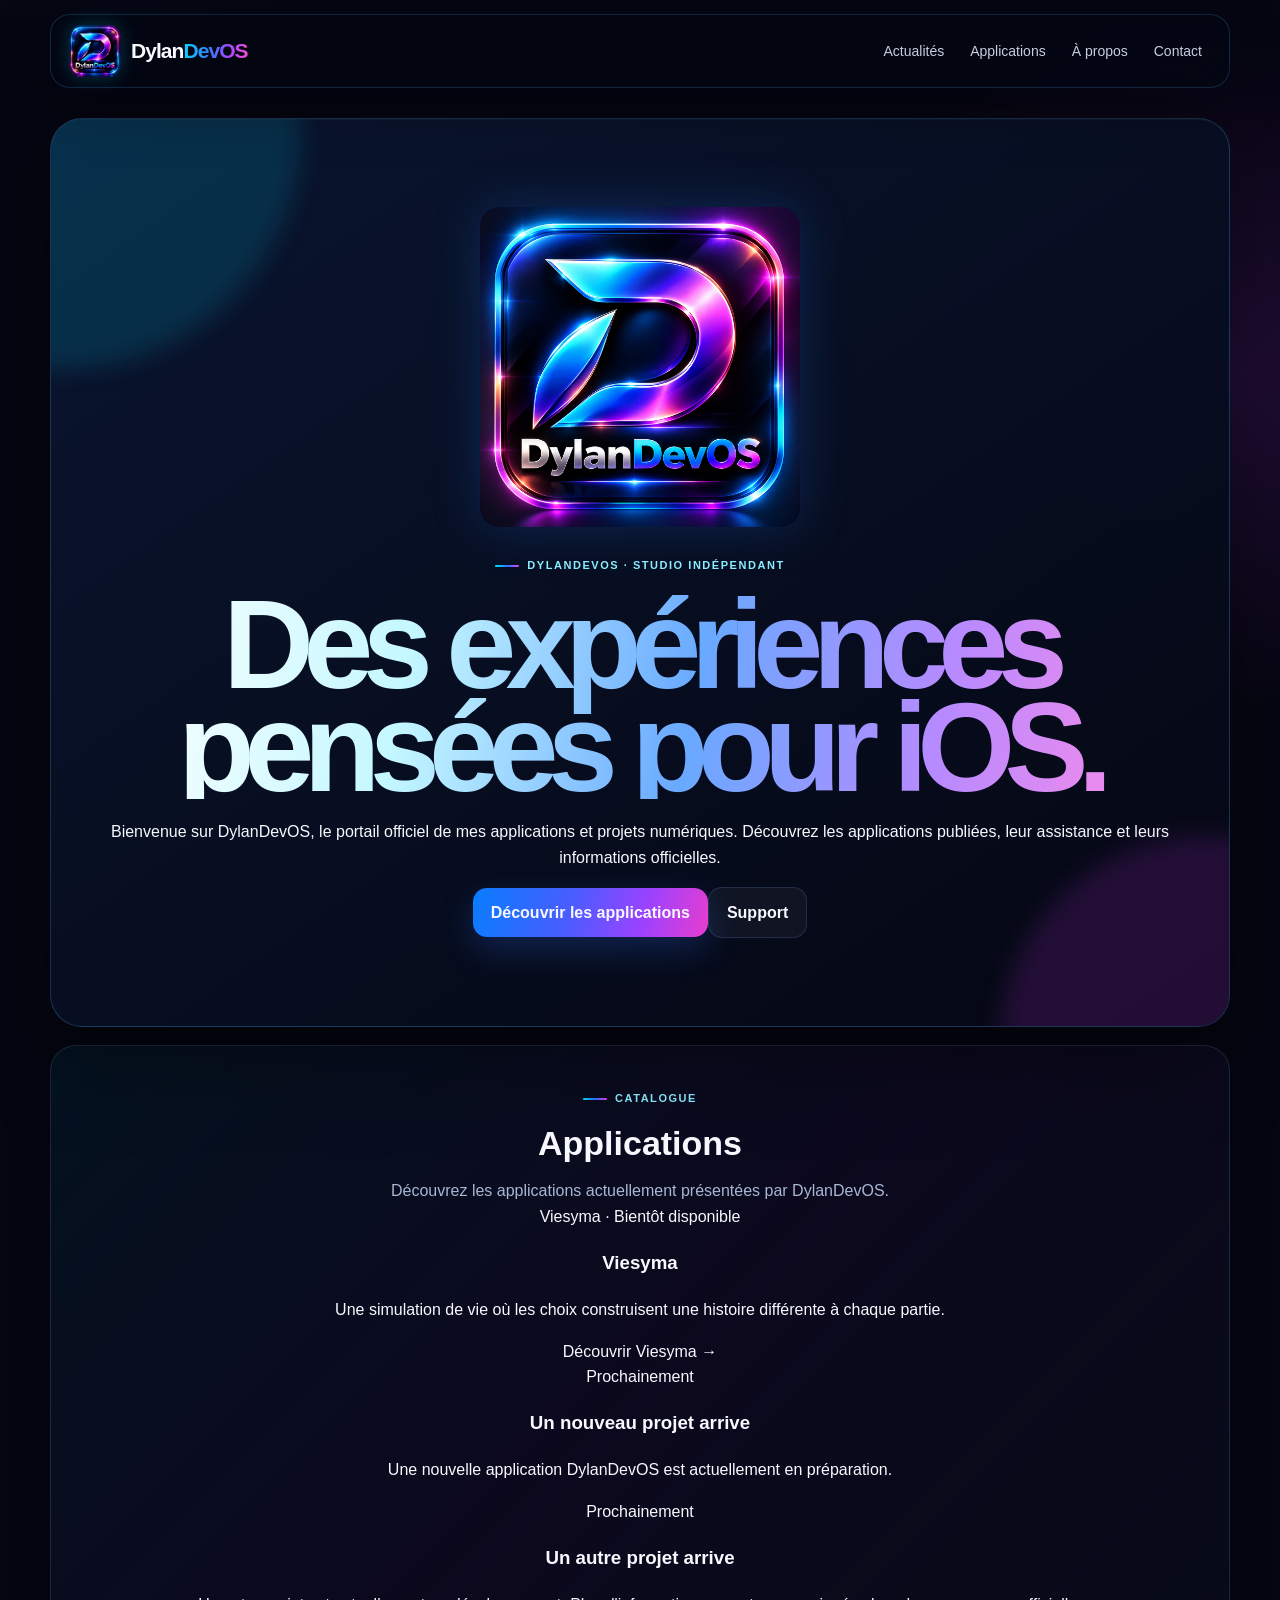
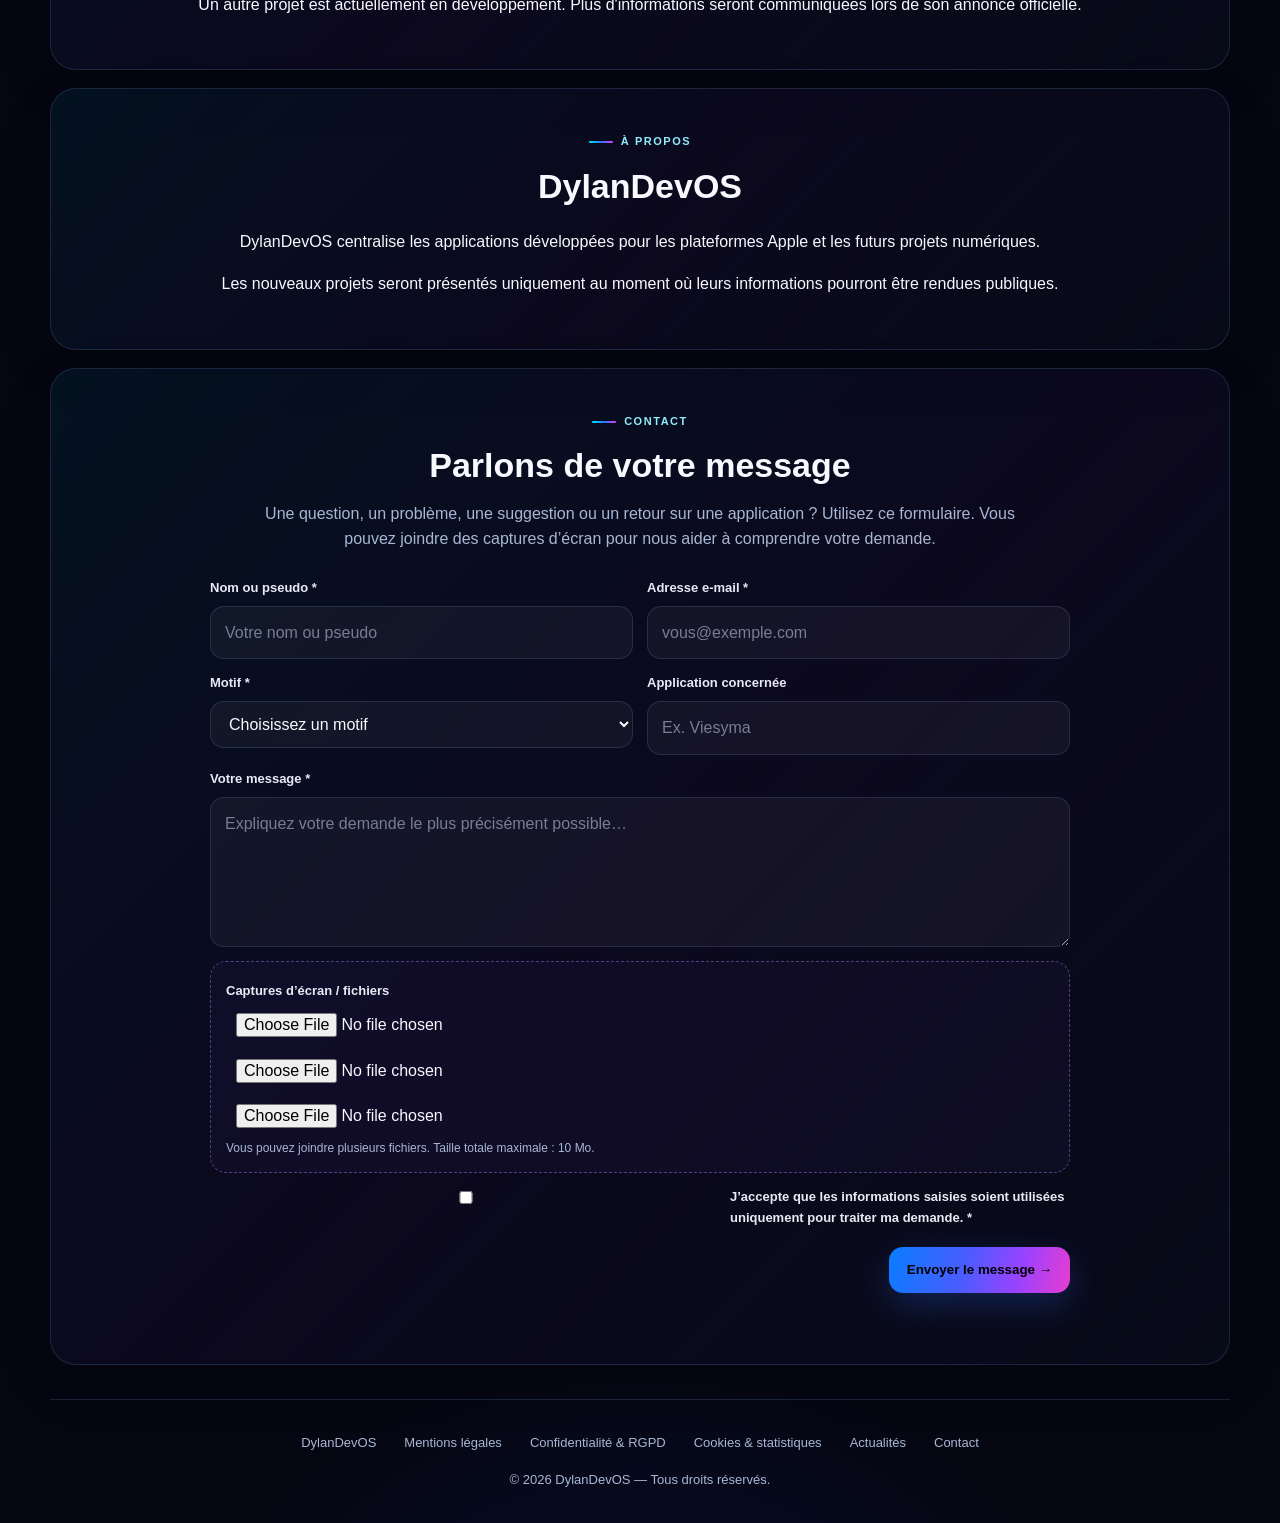
<file: index.html>
<!doctype html><html lang="fr"><head><meta charset="utf-8"><meta name="viewport" content="width=device-width,initial-scale=1"><meta name="description" content="DylanDevOS — applications iOS et expériences numériques."><meta name="theme-color" content="#070713"><link rel="icon" type="image/png" href="/assets/DylanDevOS_Logo_Principal.png"><meta property="og:image" content="https://dylandevos.github.io/assets/dylandevos-logo.svg"><title>DylanDevOS — Applications iOS</title><link rel="stylesheet" href="/style.css"><!-- Google tag (gtag.js) -->
<script async src="https://www.googletagmanager.com/gtag/js?id=G-MEXS11MEQE"></script>
<script>
  window.dataLayer = window.dataLayer || [];
  function gtag(){dataLayer.push(arguments);}
  gtag('js', new Date());

  gtag('config', 'G-MEXS11MEQE');
</script><script>
document.addEventListener('DOMContentLoaded', function () {
  document.querySelectorAll('a').forEach(function (link) {
    link.addEventListener('click', function () {
      var href = link.getAttribute('href') || '';
      var text = (link.textContent || '').trim().replace(/\s+/g, ' ').slice(0, 100);
      var eventName = 'site_click';
      if (href.indexOf('mailto:') === 0) eventName = 'contact_email_click';
      else if (href.indexOf('/viesyma/') === 0 || href === '/viesyma/') eventName = 'viesyma_click';
      else if (href.indexOf('/viesyma/support') === 0) eventName = 'support_click';
      else if (href.indexOf('/actualites') === 0) eventName = 'news_click';
      else if (href.indexOf('#apps') === 0) eventName = 'applications_click';
      gtag('event', eventName, {link_text: text, link_url: href});
    });
  });
});
</script><script src="/contact.js" defer></script></head><body><div class="wrap"><nav class="nav"><a class="brand" href="/" aria-label="DylanDevOS, accueil"><img src="/assets/DylanDevOS_Logo_Principal.png" alt="Logo DylanDevOS" width="52" height="52"><span>Dylan<span class="brand-accent">DevOS</span></span></a><div class="navlinks"><a href="/actualites.html">Actualités</a><a href="#apps">Applications</a><a href="#about">À propos</a><a href="#contact">Contact</a></div></nav><main><section class="hero"><img class="hero-logo" src="/assets/DylanDevOS_Logo_Principal.png" alt="Logo DylanDevOS"><div class="eyebrow">DylanDevOS · Studio indépendant</div><h1>Des expériences<br>pensées pour iOS.</h1><p>Bienvenue sur DylanDevOS, le portail officiel de mes applications et projets numériques. Découvrez les applications publiées, leur assistance et leurs informations officielles.</p><div class="buttons"><a class="btn primary" href="#apps">Découvrir les applications</a><a class="btn" href="/viesyma/support.html">Support</a></div></section><section class="section" id="apps"><div class="eyebrow">Catalogue</div><h2>Applications</h2><p>Découvrez les applications actuellement présentées par DylanDevOS.</p><div class="grid"><a class="card featured" href="/viesyma/"><span class="tag">Viesyma · Bientôt disponible</span><h3>Viesyma</h3><p>Une simulation de vie où les choix construisent une histoire différente à chaque partie.</p><span class="card-link">Découvrir Viesyma →</span></a><div class="card"><span class="tag">Prochainement</span><h3>Un nouveau projet arrive</h3><p>Une nouvelle application DylanDevOS est actuellement en préparation.</p></div><div class="card"><span class="tag">Prochainement</span><h3>Un autre projet arrive</h3><p>Un autre projet est actuellement en développement. Plus d'informations seront communiquées lors de son annonce officielle.</p></div></div></section><section class="section split" id="about"><div><div class="eyebrow">À propos</div><h2>DylanDevOS</h2></div><div><p>DylanDevOS centralise les applications développées pour les plateformes Apple et les futurs projets numériques.</p><p>Les nouveaux projets seront présentés uniquement au moment où leurs informations pourront être rendues publiques.</p></div></section><section class="section" id="contact"><div class="eyebrow">Contact</div><h2>Parlons de votre message</h2><p class="contact-intro">Une question, un problème, une suggestion ou un retour sur une application ? Utilisez ce formulaire. Vous pouvez joindre des captures d’écran pour nous aider à comprendre votre demande.</p><form class="contact-form" data-contact-form data-success="Votre message a bien été envoyé à DylanDevOS. Merci ! " action="https://formsubmit.co/ajax/app.dylandevos@outlook.com" method="POST" enctype="multipart/form-data"><input type="hidden" name="_subject" value="Nouveau message — DylanDevOS"><input type="hidden" name="_captcha" value="true"><input type="hidden" name="_autoresponse" value="Merci pour votre message à DylanDevOS. Votre demande a bien été reçue. Si vous avez joint des captures d’écran ou des fichiers, ils ont également été transmis. Nous reviendrons vers vous si une réponse est nécessaire."><input type="hidden" name="_next" value="https://dylandevos.github.io/merci.html"><div class="honeypot" aria-hidden="true"><label>Ne pas remplir<input type="text" name="_honey" tabindex="-1" autocomplete="off"></label></div><div class="form-grid"><div class="form-field"><label for="site-name">Nom ou pseudo *</label><input id="site-name" name="Nom ou pseudo" type="text" required maxlength="100" placeholder="Votre nom ou pseudo"></div><div class="form-field"><label for="site-email">Adresse e-mail *</label><input id="site-email" name="email" type="email" required maxlength="160" placeholder="vous@exemple.com"></div><div class="form-field"><label for="site-topic">Motif *</label><select id="site-topic" name="Motif" required><option value="" selected disabled>Choisissez un motif</option><option>Question</option><option>Suggestion</option><option>Signaler un bug</option><option>Problème technique</option><option>Autre</option></select></div><div class="form-field"><label for="site-app">Application concernée</label><input id="site-app" name="Application" type="text" maxlength="100" placeholder="Ex. Viesyma"></div><div class="form-field full"><label for="site-message">Votre message *</label><textarea id="site-message" name="Message" required maxlength="5000" placeholder="Expliquez votre demande le plus précisément possible…"></textarea></div><div class="form-field full"><div class="file-box"><label for="site-files">Captures d’écran / fichiers</label><div class="file-list"><input id="site-files-1" name="attachment" type="file" accept="image/png,image/jpeg,image/webp,application/pdf"><input id="site-files-2" name="attachment" type="file" accept="image/png,image/jpeg,image/webp,application/pdf"><input id="site-files-3" name="attachment" type="file" accept="image/png,image/jpeg,image/webp,application/pdf"></div><p class="form-help">Vous pouvez joindre plusieurs fichiers. Taille totale maximale : 10 Mo.</p></div></div><div class="form-field full"><label class="form-check"><input type="checkbox" required name="Consentement" value="J’accepte que les informations saisies soient utilisées pour répondre à ma demande."><span>J’accepte que les informations saisies soient utilisées uniquement pour traiter ma demande. *</span></label></div></div><div class="form-submit"><button class="btn primary" type="submit">Envoyer le message →</button></div><div class="form-status" data-form-status role="status" aria-live="polite"></div></form></section></main><footer class="footer"><div class="footerlinks"><a href="/">DylanDevOS</a><a href="/mentions-legales.html">Mentions légales</a><a href="/confidentialite.html">Confidentialité &amp; RGPD</a><a href="/cookies.html">Cookies &amp; statistiques</a><a href="/actualites.html">Actualités</a><a href="mailto:app.dylandevos@outlook.com">Contact</a></div>© 2026 DylanDevOS — Tous droits réservés.</footer></div></body></html>
</file>
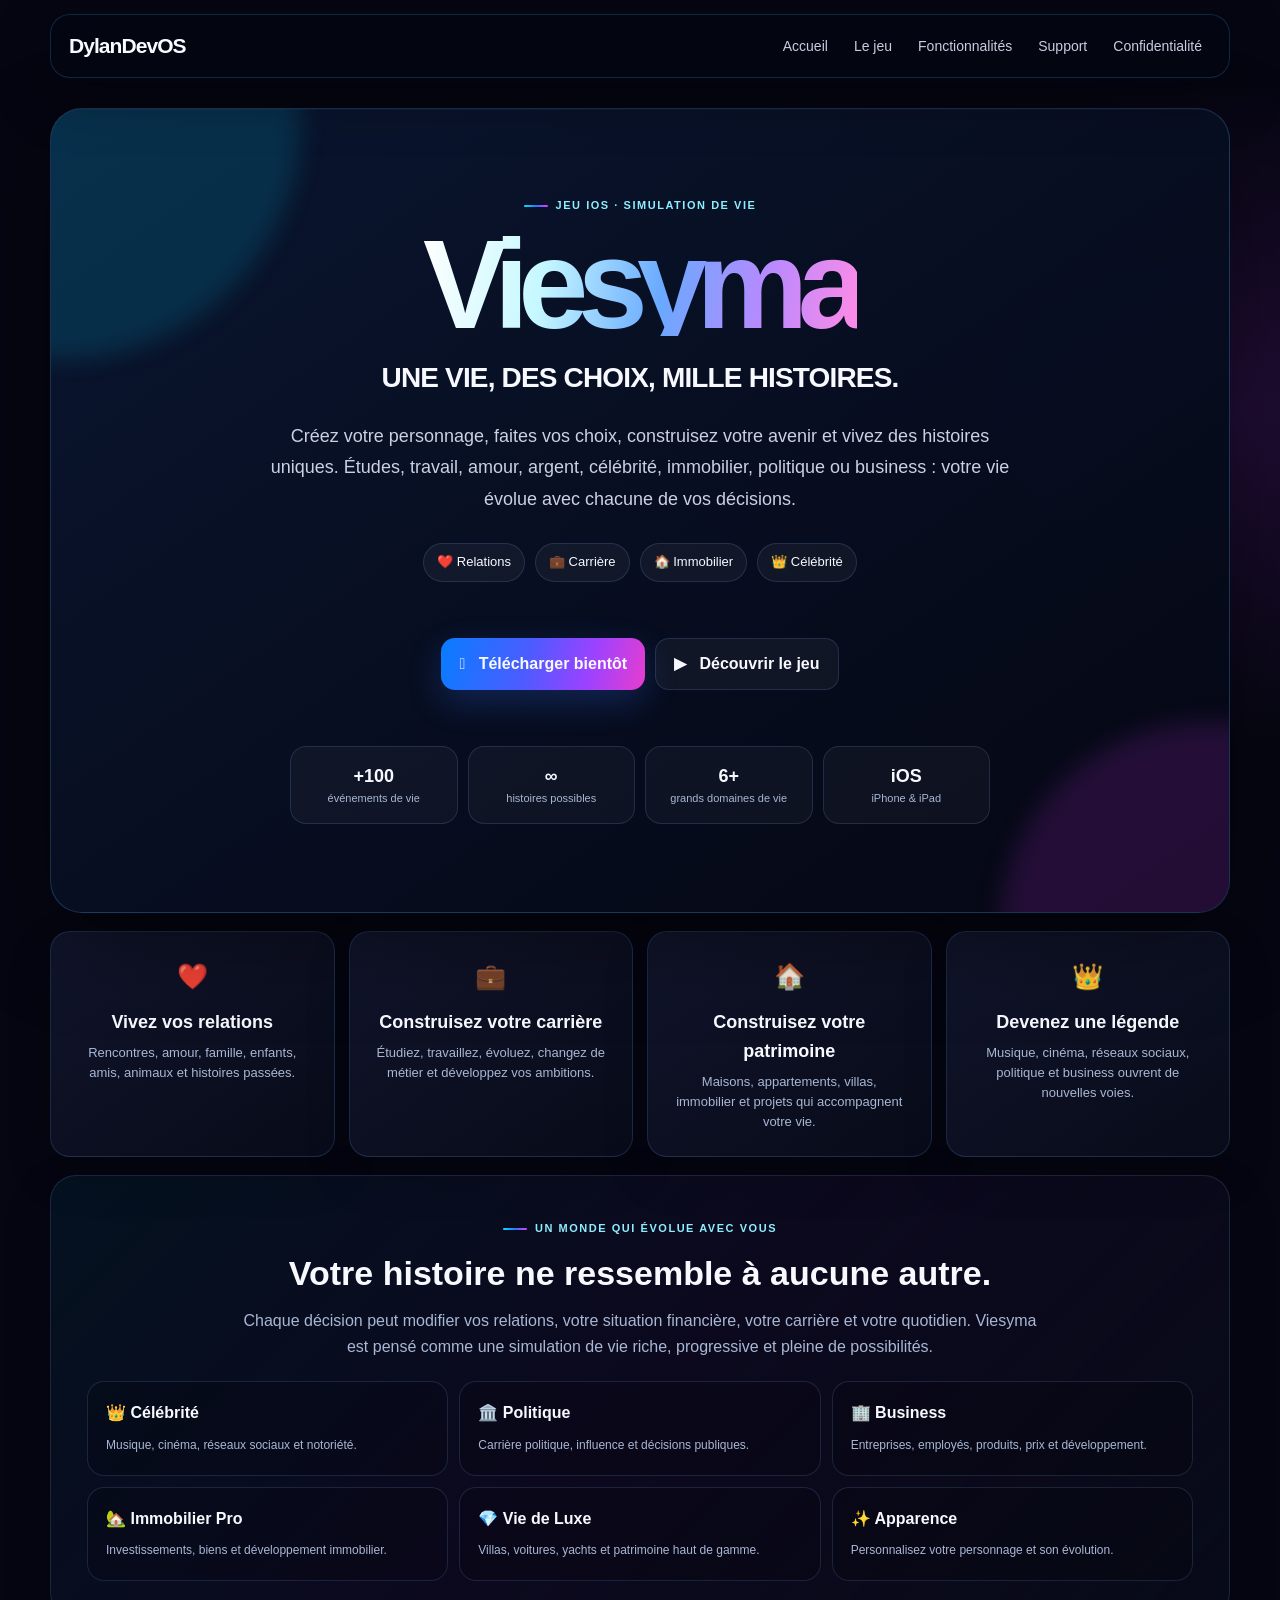
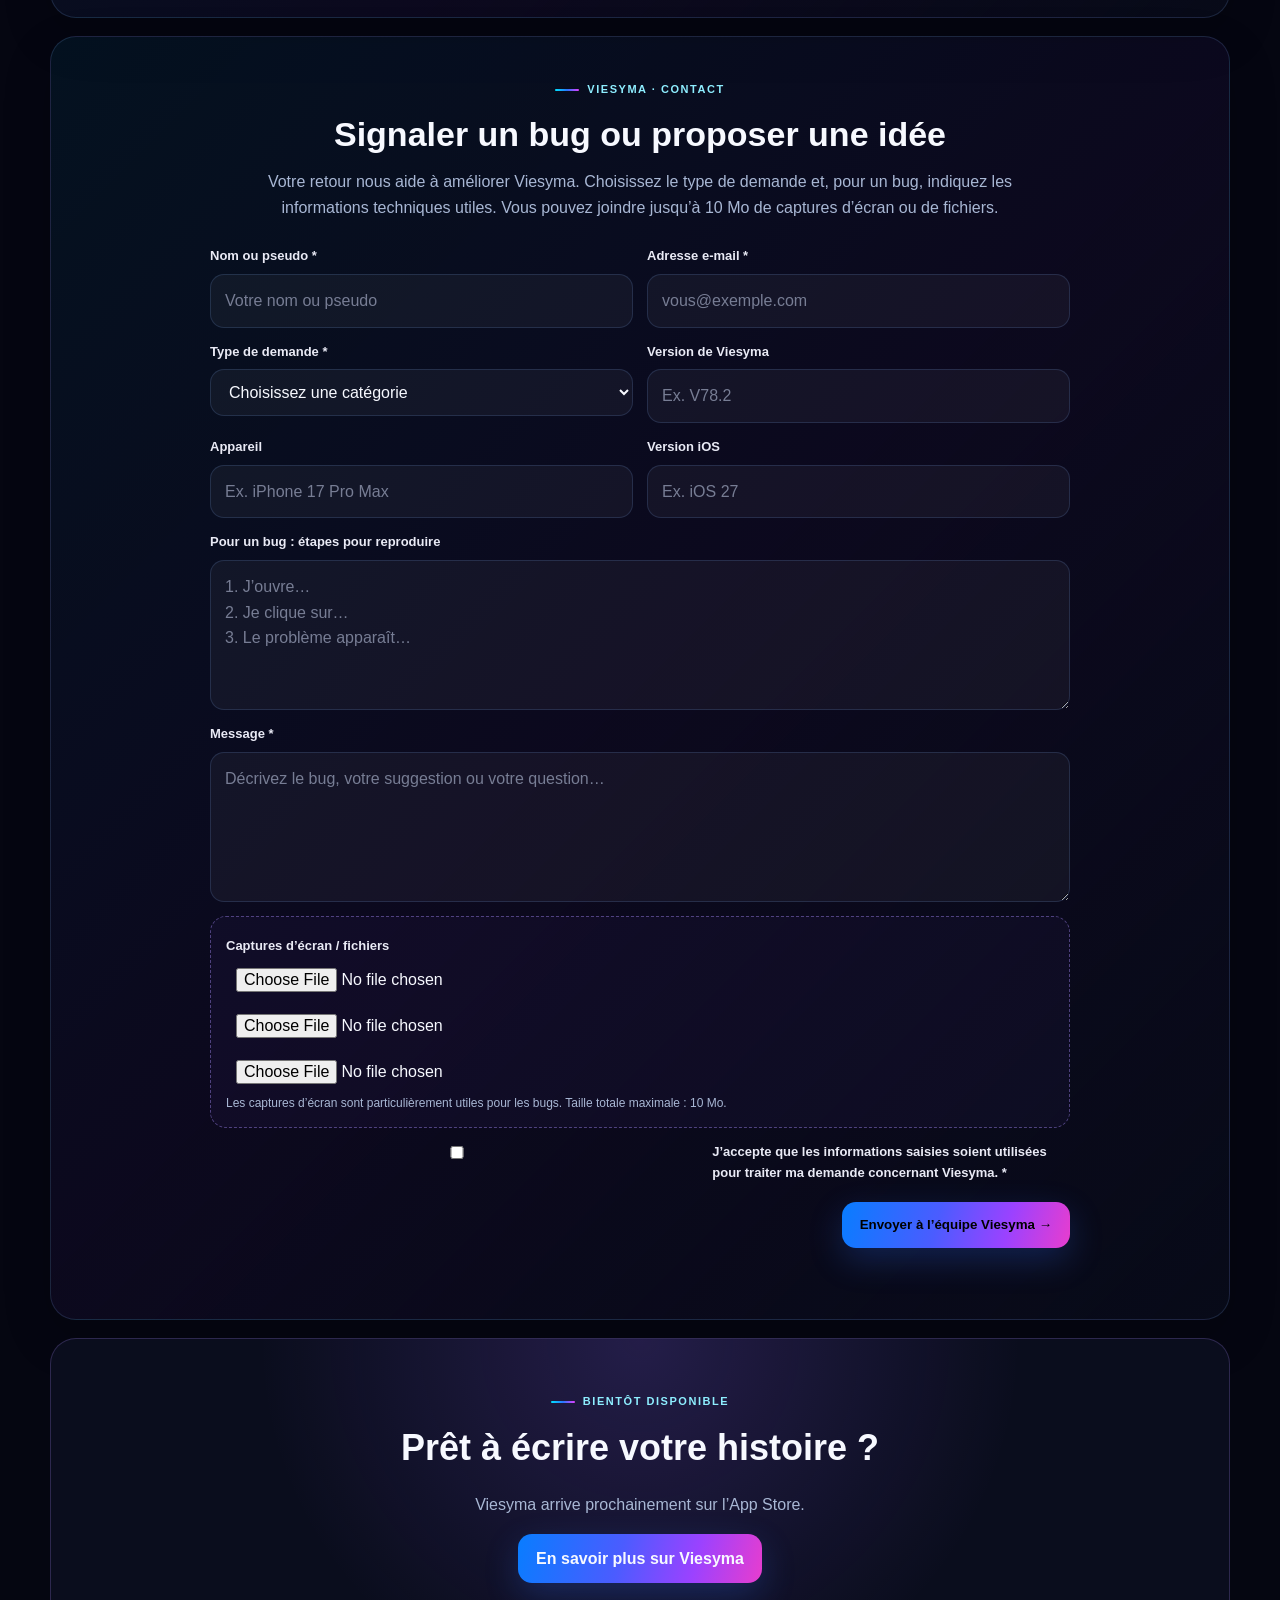
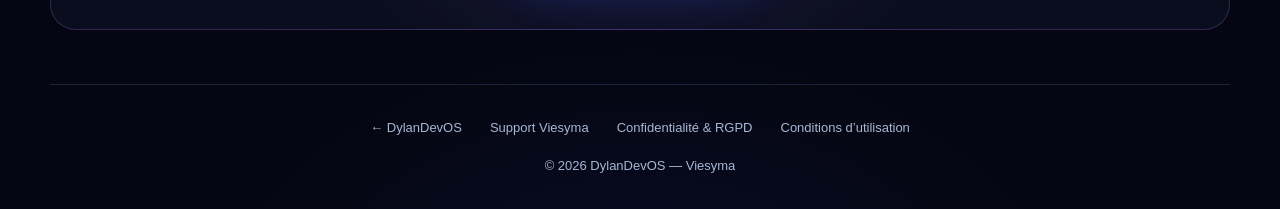
<file: viesyma/index.html>
<!doctype html>
<html lang="fr">
<head>
<meta charset="utf-8">
<meta name="viewport" content="width=device-width,initial-scale=1">
<meta name="description" content="Viesyma — une vie, des choix, mille histoires.">
<meta name="theme-color" content="#070816">
<title>Viesyma — Une vie, des choix, mille histoires</title>
<link rel="stylesheet" href="/style.css">
<script async src="https://www.googletagmanager.com/gtag/js?id=G-MEXS11MEQE"></script>
<script>window.dataLayer=window.dataLayer||[];function gtag(){dataLayer.push(arguments)}gtag('js',new Date());gtag('config','G-MEXS11MEQE');</script>
<script src="/contact.js" defer></script></head>
<body>
<div class="wrap">
<nav class="nav"><a class="brand" href="/">DylanDevOS</a><div class="navlinks"><a href="/">Accueil</a><a href="#jeu">Le jeu</a><a href="#fonctionnalites">Fonctionnalités</a><a href="/viesyma/support.html">Support</a><a href="/viesyma/privacy.html">Confidentialité</a></div></nav>
<main class="article">
<section class="hero" id="jeu">
<div class="hero-copy">
<div class="eyebrow">Jeu iOS · Simulation de vie</div>
<h1>Viesyma</h1>
<h2>UNE VIE, DES CHOIX, MILLE HISTOIRES.</h2>
<p class="lead">Créez votre personnage, faites vos choix, construisez votre avenir et vivez des histoires uniques. Études, travail, amour, argent, célébrité, immobilier, politique ou business : votre vie évolue avec chacune de vos décisions.</p>
<div class="badges"><span class="badge">❤️ Relations</span><span class="badge">💼 Carrière</span><span class="badge">🏠 Immobilier</span><span class="badge">👑 Célébrité</span></div>
<div class="actions"><a class="btn primary" href="/viesyma/support.html"> &nbsp; Télécharger bientôt</a><a class="btn" href="#fonctionnalites">▶ &nbsp; Découvrir le jeu</a></div>
<div class="stats"><div class="stat"><strong>+100</strong><span>événements de vie</span></div><div class="stat"><strong>∞</strong><span>histoires possibles</span></div><div class="stat"><strong>6+</strong><span>grands domaines de vie</span></div><div class="stat"><strong>iOS</strong><span>iPhone &amp; iPad</span></div></div>
</div>
</section>
<section class="features" id="fonctionnalites">
<div class="feature"><div class="icon">❤️</div><h3>Vivez vos relations</h3><p>Rencontres, amour, famille, enfants, amis, animaux et histoires passées.</p></div>
<div class="feature"><div class="icon">💼</div><h3>Construisez votre carrière</h3><p>Étudiez, travaillez, évoluez, changez de métier et développez vos ambitions.</p></div>
<div class="feature"><div class="icon">🏠</div><h3>Construisez votre patrimoine</h3><p>Maisons, appartements, villas, immobilier et projets qui accompagnent votre vie.</p></div>
<div class="feature"><div class="icon">👑</div><h3>Devenez une légende</h3><p>Musique, cinéma, réseaux sociaux, politique et business ouvrent de nouvelles voies.</p></div>
</section>
<section class="section">
<div class="eyebrow">Un monde qui évolue avec vous</div><h2>Votre histoire ne ressemble à aucune autre.</h2>
<p>Chaque décision peut modifier vos relations, votre situation financière, votre carrière et votre quotidien. Viesyma est pensé comme une simulation de vie riche, progressive et pleine de possibilités.</p>
<div class="dlc-grid"><div class="dlc"><strong>👑 Célébrité</strong><span>Musique, cinéma, réseaux sociaux et notoriété.</span></div><div class="dlc"><strong>🏛️ Politique</strong><span>Carrière politique, influence et décisions publiques.</span></div><div class="dlc"><strong>🏢 Business</strong><span>Entreprises, employés, produits, prix et développement.</span></div><div class="dlc"><strong>🏡 Immobilier Pro</strong><span>Investissements, biens et développement immobilier.</span></div><div class="dlc"><strong>💎 Vie de Luxe</strong><span>Villas, voitures, yachts et patrimoine haut de gamme.</span></div><div class="dlc"><strong>✨ Apparence</strong><span>Personnalisez votre personnage et son évolution.</span></div></div>
</section>
<section class="section" id="contact-viesyma"><div class="eyebrow">Viesyma · Contact</div><h2>Signaler un bug ou proposer une idée</h2><p class="contact-intro">Votre retour nous aide à améliorer Viesyma. Choisissez le type de demande et, pour un bug, indiquez les informations techniques utiles. Vous pouvez joindre jusqu’à 10 Mo de captures d’écran ou de fichiers.</p><form class="contact-form" data-contact-form data-native-form data-success="Votre message Viesyma a bien été envoyé. Merci pour votre retour !" action="https://formsubmit.co/app.dylandevos@outlook.com" method="POST" enctype="multipart/form-data"><input type="hidden" name="_subject" value="Nouveau message — Viesyma"><input type="hidden" name="_captcha" value="true"><input type="hidden" name="_autoresponse" value="Merci pour votre message concernant Viesyma. Votre demande a bien été reçue par l’équipe DylanDevOS. Si vous avez joint des captures d’écran ou des fichiers, ils ont également été transmis. Nous reviendrons vers vous si une réponse est nécessaire."><input type="hidden" name="_next" value="https://dylandevos.github.io/merci.html"><input type="hidden" name="Application" value="Viesyma"><div class="honeypot" aria-hidden="true"><label>Ne pas remplir<input type="text" name="_honey" tabindex="-1" autocomplete="off"></label></div><div class="form-grid"><div class="form-field"><label for="v-name">Nom ou pseudo *</label><input id="v-name" name="Nom ou pseudo" type="text" required maxlength="100" placeholder="Votre nom ou pseudo"></div><div class="form-field"><label for="v-email">Adresse e-mail *</label><input id="v-email" name="email" type="email" required maxlength="160" placeholder="vous@exemple.com"></div><div class="form-field"><label for="v-topic">Type de demande *</label><select id="v-topic" name="Type de demande" required><option value="" selected disabled>Choisissez une catégorie</option><option>Signaler un bug</option><option>Suggestion d’amélioration</option><option>Question sur Viesyma</option><option>Autre</option></select></div><div class="form-field"><label for="v-version">Version de Viesyma</label><input id="v-version" name="Version de Viesyma" type="text" maxlength="50" placeholder="Ex. V78.2"></div><div class="form-field"><label for="v-device">Appareil</label><input id="v-device" name="Appareil" type="text" maxlength="100" placeholder="Ex. iPhone 17 Pro Max"></div><div class="form-field"><label for="v-ios">Version iOS</label><input id="v-ios" name="Version iOS" type="text" maxlength="50" placeholder="Ex. iOS 27"></div><div class="form-field full"><label for="v-steps">Pour un bug : étapes pour reproduire</label><textarea id="v-steps" name="Étapes pour reproduire" maxlength="3000" placeholder="1. J’ouvre…&#10;2. Je clique sur…&#10;3. Le problème apparaît…"></textarea></div><div class="form-field full"><label for="v-message">Message *</label><textarea id="v-message" name="Message" required maxlength="5000" placeholder="Décrivez le bug, votre suggestion ou votre question…"></textarea></div><div class="form-field full"><div class="file-box"><label for="v-files">Captures d’écran / fichiers</label><div class="file-list"><input id="v-files-1" name="attachment" type="file" accept="image/png,image/jpeg,image/webp,application/pdf"><input id="v-files-2" name="attachment" type="file" accept="image/png,image/jpeg,image/webp,application/pdf"><input id="v-files-3" name="attachment" type="file" accept="image/png,image/jpeg,image/webp,application/pdf"></div><p class="form-help">Les captures d’écran sont particulièrement utiles pour les bugs. Taille totale maximale : 10 Mo.</p></div></div><div class="form-field full"><label class="form-check"><input type="checkbox" required name="Consentement" value="J’accepte que les informations saisies soient utilisées pour répondre à ma demande."><span>J’accepte que les informations saisies soient utilisées pour traiter ma demande concernant Viesyma. *</span></label></div></div><div class="form-submit"><button class="btn primary" type="submit">Envoyer à l’équipe Viesyma →</button></div><div class="form-status" data-form-status role="status" aria-live="polite"></div></form></section><section class="cta"><div class="eyebrow">Bientôt disponible</div><h2>Prêt à écrire votre histoire ?</h2><p>Viesyma arrive prochainement sur l’App Store.</p><a class="btn primary" href="/viesyma/support.html">En savoir plus sur Viesyma</a></section>
</main>
<footer class="footer"><div class="footerlinks"><a href="/">← DylanDevOS</a><a href="/viesyma/support.html">Support Viesyma</a><a href="/viesyma/privacy.html">Confidentialité &amp; RGPD</a><a href="/viesyma/terms.html">Conditions d’utilisation</a></div>© 2026 DylanDevOS — Viesyma</footer>
</div>
</body>
</html>
</file>
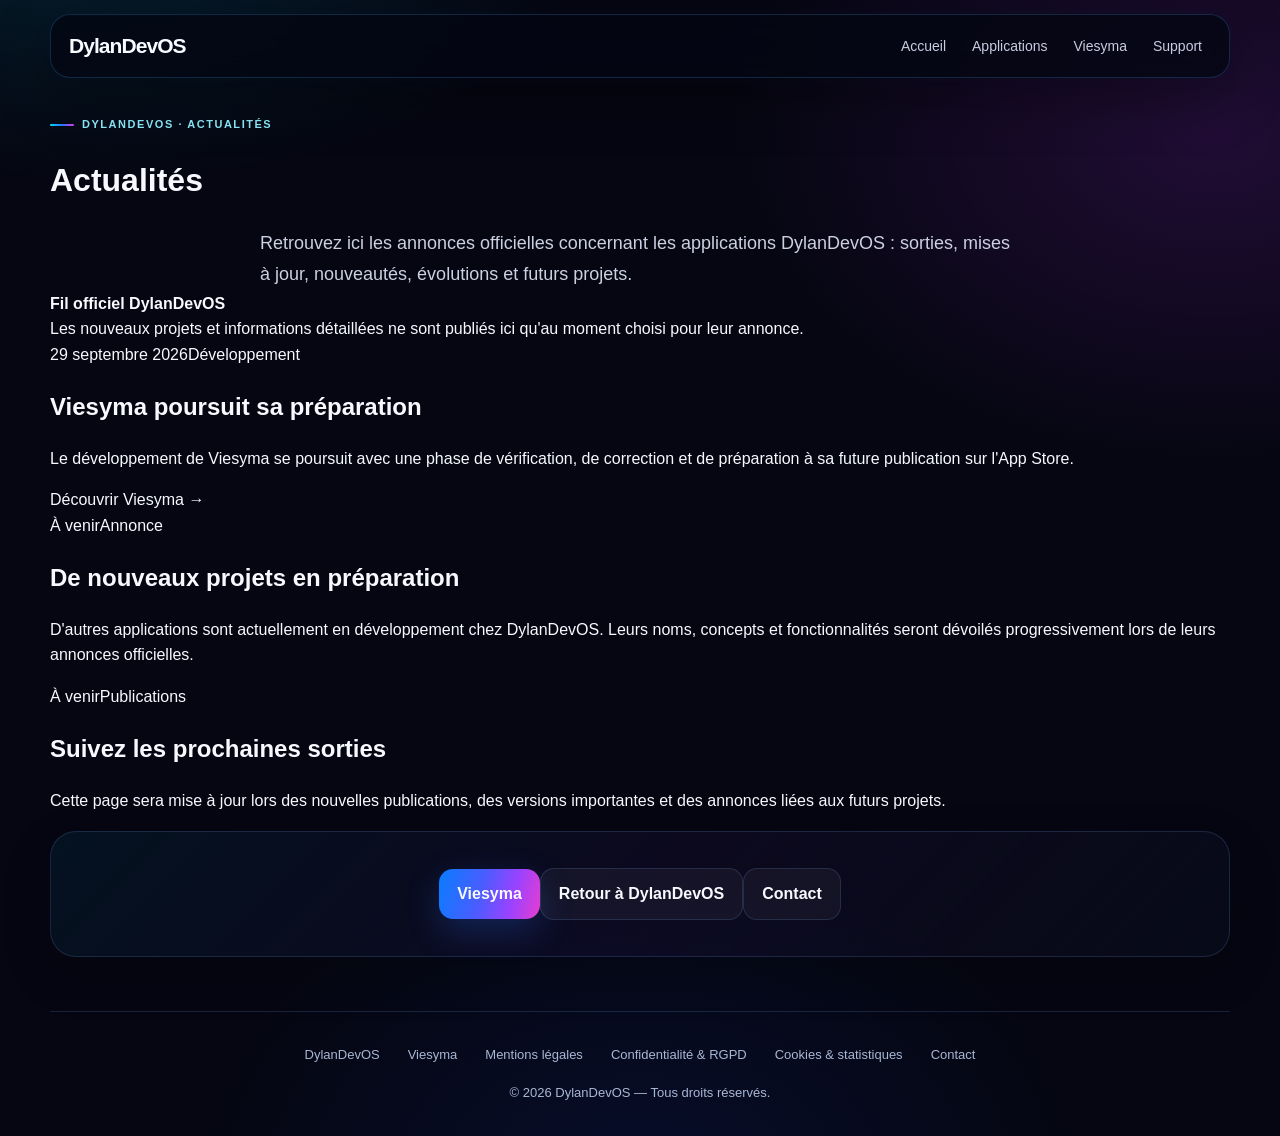
<file: actualites.html>
<!doctype html><html lang="fr"><head><meta charset="utf-8"><meta name="viewport" content="width=device-width,initial-scale=1"><meta name="description" content="Actualités DylanDevOS — sorties, mises à jour et annonces officielles."><meta name="theme-color" content="#07080c"><title>Actualités — DylanDevOS</title><link rel="stylesheet" href="/style.css"><!-- Google tag (gtag.js) -->
<script async src="https://www.googletagmanager.com/gtag/js?id=G-MEXS11MEQE"></script>
<script>
  window.dataLayer = window.dataLayer || [];
  function gtag(){dataLayer.push(arguments);}
  gtag('js', new Date());

  gtag('config', 'G-MEXS11MEQE');
</script><script>
document.addEventListener('DOMContentLoaded', function () {
  document.querySelectorAll('a').forEach(function (link) {
    link.addEventListener('click', function () {
      var href = link.getAttribute('href') || '';
      var text = (link.textContent || '').trim().replace(/\s+/g, ' ').slice(0, 100);
      var eventName = 'site_click';
      if (href.indexOf('mailto:') === 0) eventName = 'contact_email_click';
      else if (href.indexOf('/viesyma/') === 0 || href === '/viesyma/') eventName = 'viesyma_click';
      else if (href.indexOf('/viesyma/support') === 0) eventName = 'support_click';
      else if (href.indexOf('/actualites') === 0) eventName = 'news_click';
      else if (href.indexOf('#apps') === 0) eventName = 'applications_click';
      gtag('event', eventName, {link_text: text, link_url: href});
    });
  });
});
</script></head><body><div class="wrap"><nav class="nav"><a class="brand" href="/">DylanDevOS</a><div class="navlinks"><a href="/">Accueil</a><a href="/#apps">Applications</a><a href="/viesyma/">Viesyma</a><a href="/viesyma/support.html">Support</a></div></nav><main class="article news-page"><div class="eyebrow">DylanDevOS · Actualités</div><h1>Actualités</h1><p class="lead">Retrouvez ici les annonces officielles concernant les applications DylanDevOS : sorties, mises à jour, nouveautés, évolutions et futurs projets.</p><div class="notice"><strong>Fil officiel DylanDevOS</strong><br>Les nouveaux projets et informations détaillées ne sont publiés ici qu'au moment choisi pour leur annonce.</div><article class="news-item"><div class="news-meta"><span class="tag">29 septembre 2026</span><span class="news-type">Développement</span></div><h2>Viesyma poursuit sa préparation</h2><p>Le développement de Viesyma se poursuit avec une phase de vérification, de correction et de préparation à sa future publication sur l'App Store.</p><a class="card-link" href="/viesyma/">Découvrir Viesyma →</a></article><article class="news-item"><div class="news-meta"><span class="tag">À venir</span><span class="news-type">Annonce</span></div><h2>De nouveaux projets en préparation</h2><p>D'autres applications sont actuellement en développement chez DylanDevOS. Leurs noms, concepts et fonctionnalités seront dévoilés progressivement lors de leurs annonces officielles.</p></article><article class="news-item"><div class="news-meta"><span class="tag">À venir</span><span class="news-type">Publications</span></div><h2>Suivez les prochaines sorties</h2><p>Cette page sera mise à jour lors des nouvelles publications, des versions importantes et des annonces liées aux futurs projets.</p></article><section class="section"><div class="buttons"><a class="btn primary" href="/viesyma/">Viesyma</a><a class="btn" href="/">Retour à DylanDevOS</a><a class="btn" href="mailto:app.dylandevos@outlook.com">Contact</a></div></section></main><footer class="footer"><div class="footerlinks"><a href="/">DylanDevOS</a><a href="/viesyma/">Viesyma</a><a href="/mentions-legales.html">Mentions légales</a><a href="/confidentialite.html">Confidentialité &amp; RGPD</a><a href="/cookies.html">Cookies &amp; statistiques</a><a href="mailto:app.dylandevos@outlook.com">Contact</a></div>© 2026 DylanDevOS — Tous droits réservés.</footer></div></body></html>
</file>
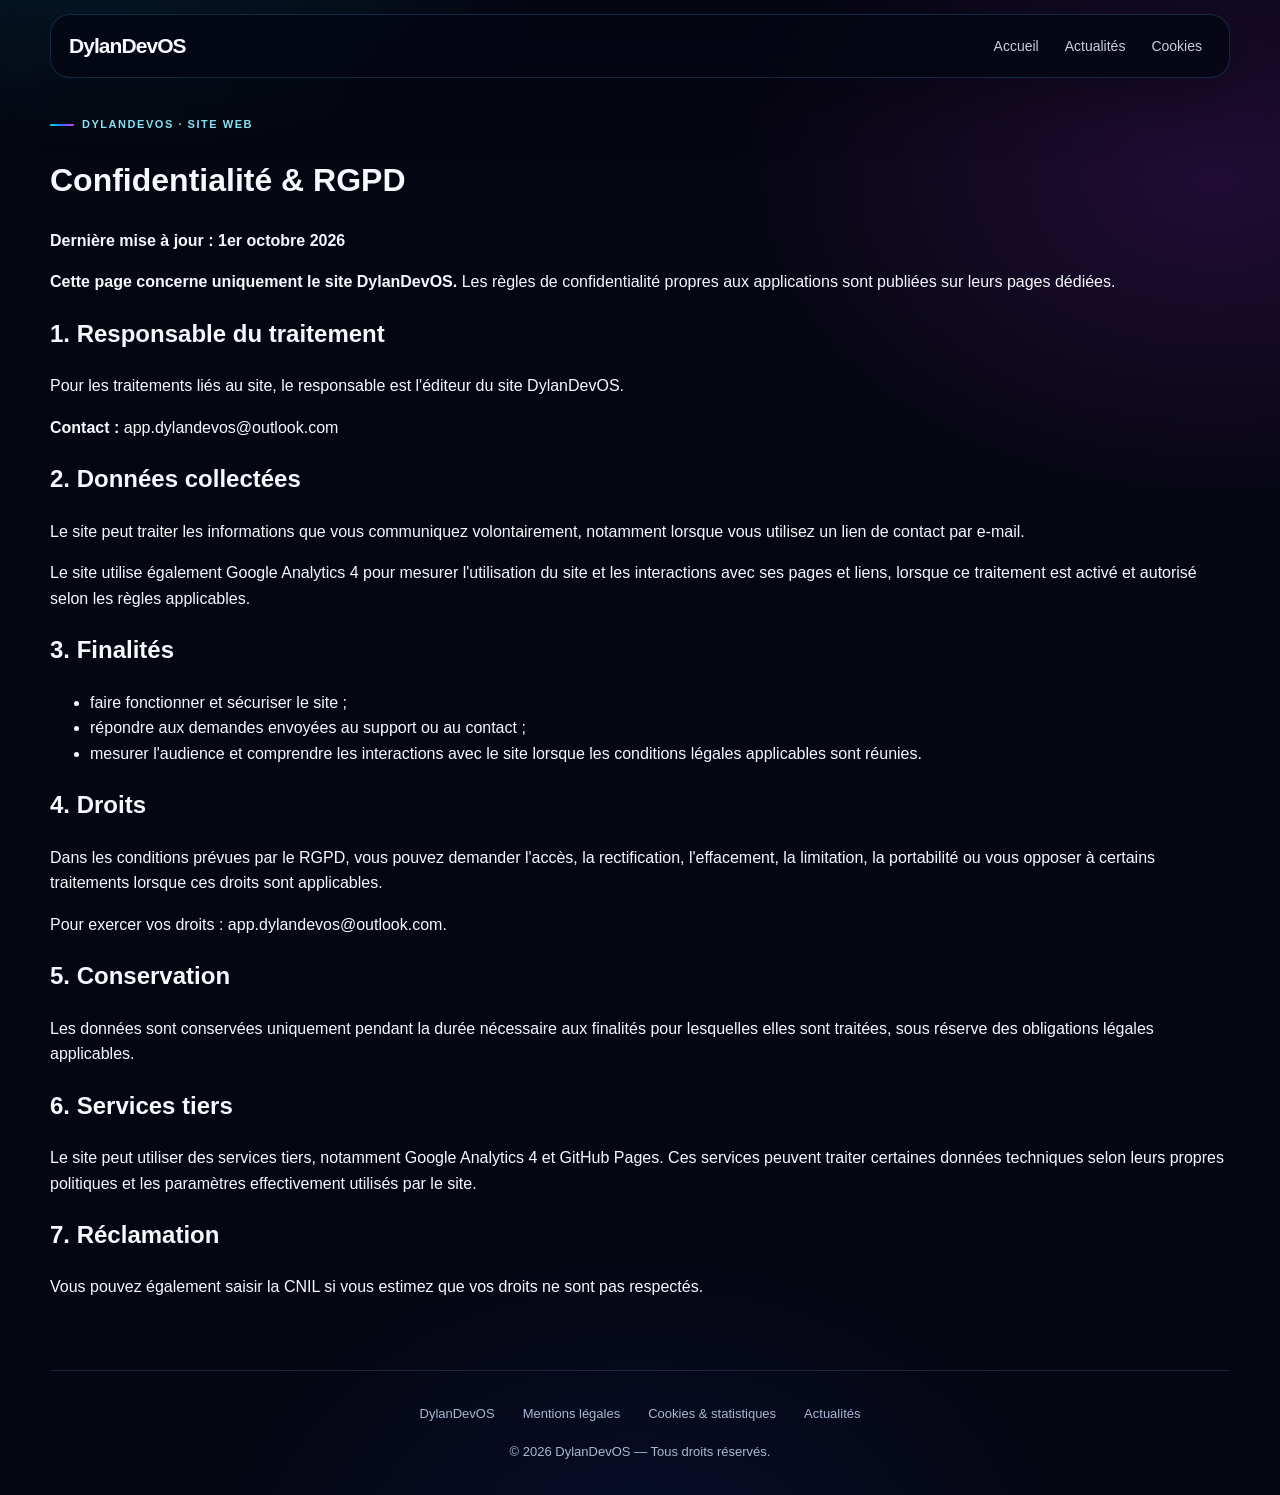
<file: confidentialite.html>
<!doctype html>
<html lang="fr">
<head>
<meta charset="utf-8"><meta name="viewport" content="width=device-width,initial-scale=1">
<meta name="description" content="Politique de confidentialité et informations RGPD du site DylanDevOS.">
<meta name="theme-color" content="#07080c"><title>Confidentialité & RGPD — DylanDevOS</title>
<link rel="stylesheet" href="/style.css"></head>
<body><div class="wrap">
<nav class="nav"><a class="brand" href="/">DylanDevOS</a><div class="navlinks"><a href="/">Accueil</a><a href="/actualites.html">Actualités</a><a href="/cookies.html">Cookies</a></div></nav>
<main class="article">
<div class="eyebrow">DylanDevOS · Site web</div>
<h1>Confidentialité & RGPD</h1>
<p><strong>Dernière mise à jour : 1er octobre 2026</strong></p>
<div class="notice"><strong>Cette page concerne uniquement le site DylanDevOS.</strong> Les règles de confidentialité propres aux applications sont publiées sur leurs pages dédiées.</div>
<h2>1. Responsable du traitement</h2>
<p>Pour les traitements liés au site, le responsable est l'éditeur du site DylanDevOS.</p>
<p><strong>Contact :</strong> <a href="mailto:app.dylandevos@outlook.com">app.dylandevos@outlook.com</a></p>
<h2>2. Données collectées</h2>
<p>Le site peut traiter les informations que vous communiquez volontairement, notamment lorsque vous utilisez un lien de contact par e-mail.</p>
<p>Le site utilise également Google Analytics 4 pour mesurer l'utilisation du site et les interactions avec ses pages et liens, lorsque ce traitement est activé et autorisé selon les règles applicables.</p>
<h2>3. Finalités</h2>
<ul><li>faire fonctionner et sécuriser le site ;</li><li>répondre aux demandes envoyées au support ou au contact ;</li><li>mesurer l'audience et comprendre les interactions avec le site lorsque les conditions légales applicables sont réunies.</li></ul>
<h2>4. Droits</h2>
<p>Dans les conditions prévues par le RGPD, vous pouvez demander l'accès, la rectification, l'effacement, la limitation, la portabilité ou vous opposer à certains traitements lorsque ces droits sont applicables.</p>
<p>Pour exercer vos droits : <a href="mailto:app.dylandevos@outlook.com">app.dylandevos@outlook.com</a>.</p>
<h2>5. Conservation</h2>
<p>Les données sont conservées uniquement pendant la durée nécessaire aux finalités pour lesquelles elles sont traitées, sous réserve des obligations légales applicables.</p>
<h2>6. Services tiers</h2>
<p>Le site peut utiliser des services tiers, notamment Google Analytics 4 et GitHub Pages. Ces services peuvent traiter certaines données techniques selon leurs propres politiques et les paramètres effectivement utilisés par le site.</p>
<h2>7. Réclamation</h2>
<p>Vous pouvez également saisir la <a href="https://www.cnil.fr/" rel="noopener noreferrer">CNIL</a> si vous estimez que vos droits ne sont pas respectés.</p>
</main>
<footer class="footer"><div class="footerlinks"><a href="/">DylanDevOS</a><a href="/mentions-legales.html">Mentions légales</a><a href="/cookies.html">Cookies &amp; statistiques</a><a href="/actualites.html">Actualités</a></div>© 2026 DylanDevOS — Tous droits réservés.</footer>
</div></body></html>
</file>
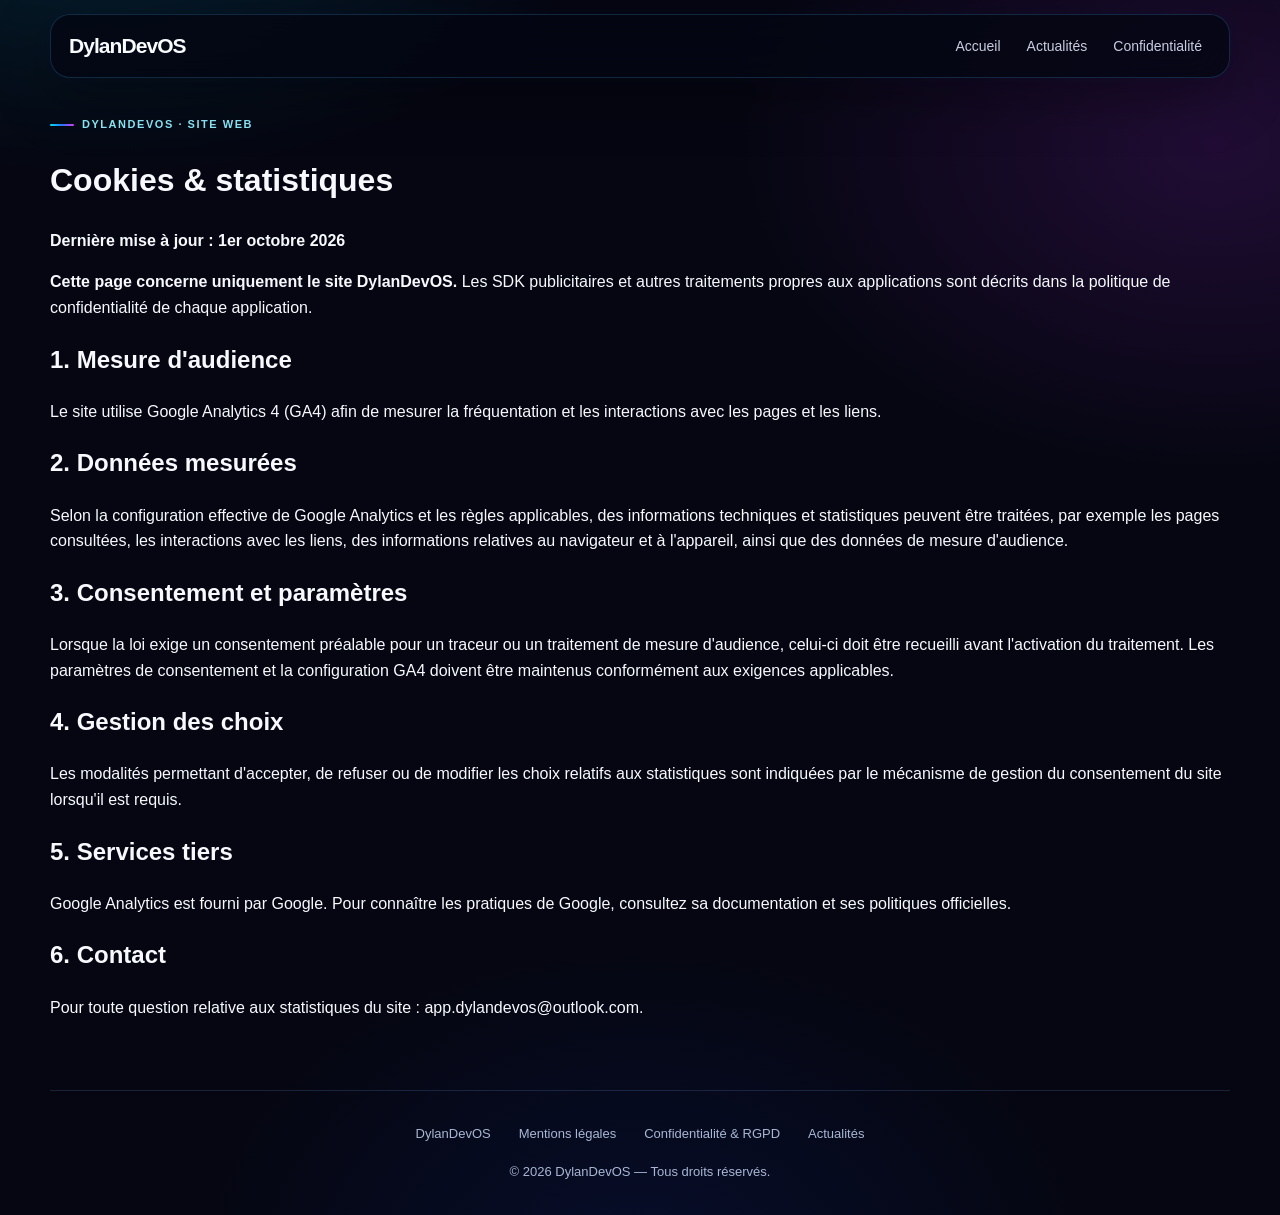
<file: cookies.html>
<!doctype html>
<html lang="fr">
<head>
<meta charset="utf-8"><meta name="viewport" content="width=device-width,initial-scale=1">
<meta name="description" content="Cookies et mesure d'audience du site DylanDevOS.">
<meta name="theme-color" content="#07080c"><title>Cookies & statistiques — DylanDevOS</title>
<link rel="stylesheet" href="/style.css"></head>
<body><div class="wrap">
<nav class="nav"><a class="brand" href="/">DylanDevOS</a><div class="navlinks"><a href="/">Accueil</a><a href="/actualites.html">Actualités</a><a href="/confidentialite.html">Confidentialité</a></div></nav>
<main class="article">
<div class="eyebrow">DylanDevOS · Site web</div>
<h1>Cookies & statistiques</h1>
<p><strong>Dernière mise à jour : 1er octobre 2026</strong></p>
<div class="notice"><strong>Cette page concerne uniquement le site DylanDevOS.</strong> Les SDK publicitaires et autres traitements propres aux applications sont décrits dans la politique de confidentialité de chaque application.</div>
<h2>1. Mesure d'audience</h2>
<p>Le site utilise Google Analytics 4 (GA4) afin de mesurer la fréquentation et les interactions avec les pages et les liens.</p>
<h2>2. Données mesurées</h2>
<p>Selon la configuration effective de Google Analytics et les règles applicables, des informations techniques et statistiques peuvent être traitées, par exemple les pages consultées, les interactions avec les liens, des informations relatives au navigateur et à l'appareil, ainsi que des données de mesure d'audience.</p>
<h2>3. Consentement et paramètres</h2>
<p>Lorsque la loi exige un consentement préalable pour un traceur ou un traitement de mesure d'audience, celui-ci doit être recueilli avant l'activation du traitement. Les paramètres de consentement et la configuration GA4 doivent être maintenus conformément aux exigences applicables.</p>
<h2>4. Gestion des choix</h2>
<p>Les modalités permettant d'accepter, de refuser ou de modifier les choix relatifs aux statistiques sont indiquées par le mécanisme de gestion du consentement du site lorsqu'il est requis.</p>
<h2>5. Services tiers</h2>
<p>Google Analytics est fourni par Google. Pour connaître les pratiques de Google, consultez sa documentation et ses politiques officielles.</p>
<h2>6. Contact</h2>
<p>Pour toute question relative aux statistiques du site : <a href="mailto:app.dylandevos@outlook.com">app.dylandevos@outlook.com</a>.</p>
</main>
<footer class="footer"><div class="footerlinks"><a href="/">DylanDevOS</a><a href="/mentions-legales.html">Mentions légales</a><a href="/confidentialite.html">Confidentialité &amp; RGPD</a><a href="/actualites.html">Actualités</a></div>© 2026 DylanDevOS — Tous droits réservés.</footer>
</div></body></html>
</file>
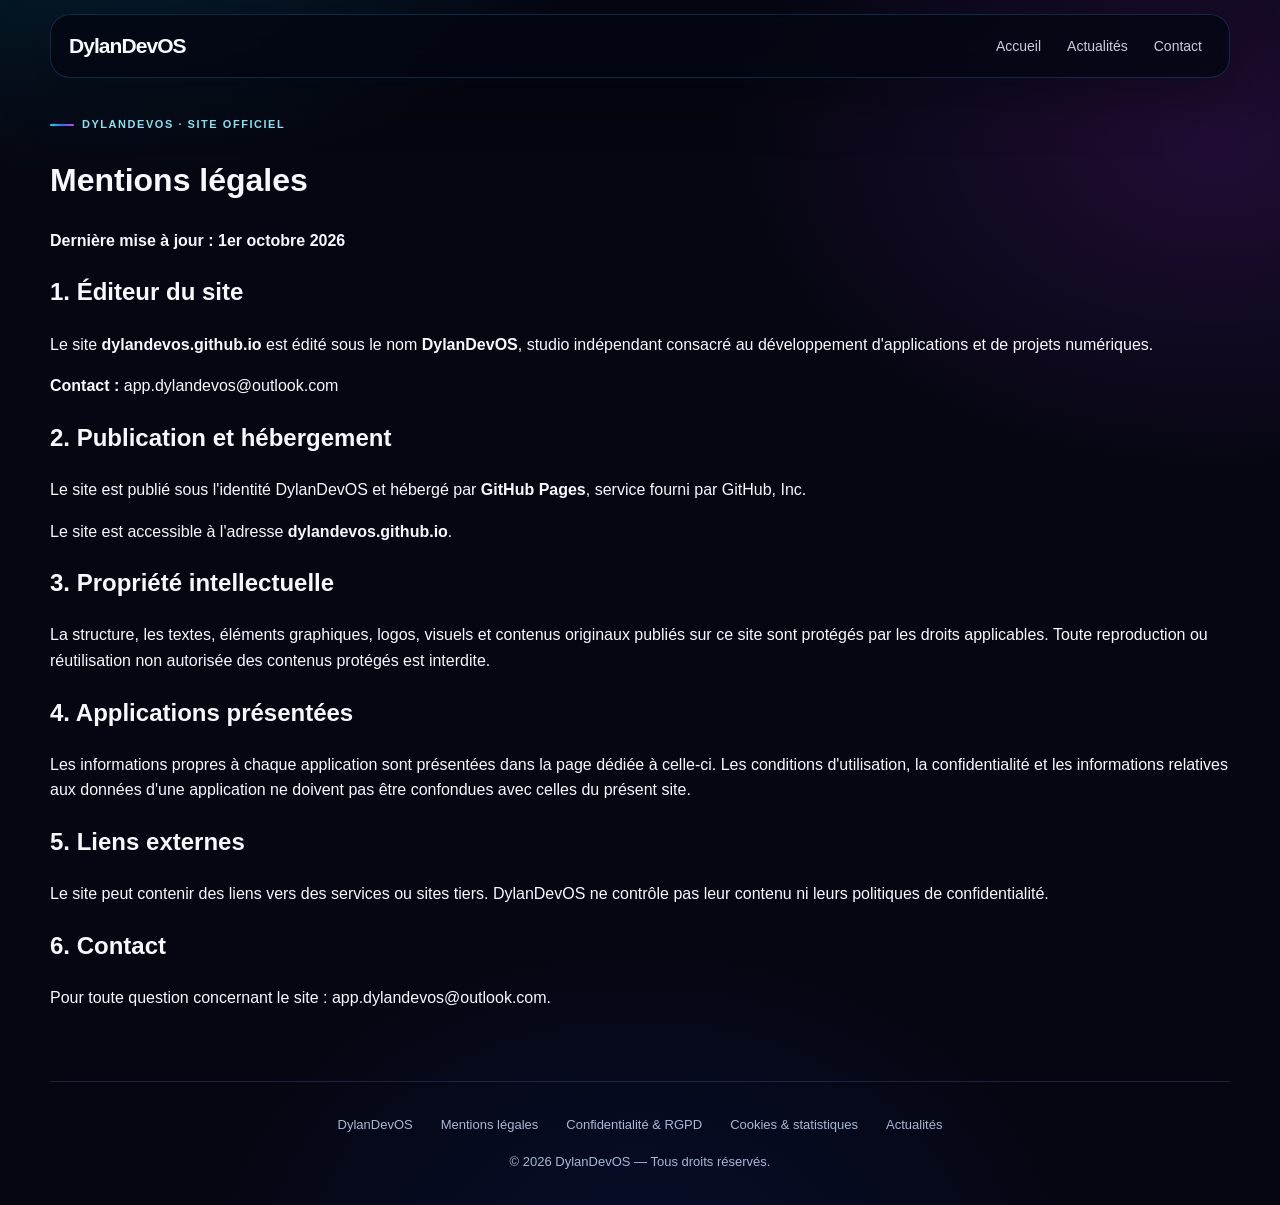
<file: mentions-legales.html>
<!doctype html>
<html lang="fr">
<head>
<meta charset="utf-8">
<meta name="viewport" content="width=device-width,initial-scale=1">
<meta name="description" content="Mentions légales du site DylanDevOS.">
<meta name="theme-color" content="#07080c">
<title>Mentions légales — DylanDevOS</title>
<link rel="stylesheet" href="/style.css">
</head>
<body><div class="wrap">
<nav class="nav"><a class="brand" href="/">DylanDevOS</a><div class="navlinks"><a href="/">Accueil</a><a href="/actualites.html">Actualités</a><a href="#contact">Contact</a></div></nav>
<main class="article">
<div class="eyebrow">DylanDevOS · Site officiel</div>
<h1>Mentions légales</h1>
<p><strong>Dernière mise à jour : 1er octobre 2026</strong></p>
<h2>1. Éditeur du site</h2>
<p>Le site <strong>dylandevos.github.io</strong> est édité sous le nom <strong>DylanDevOS</strong>, studio indépendant consacré au développement d'applications et de projets numériques.</p>
<p><strong>Contact :</strong> <a href="mailto:app.dylandevos@outlook.com">app.dylandevos@outlook.com</a></p>
<h2>2. Publication et hébergement</h2>
<p>Le site est publié sous l'identité DylanDevOS et hébergé par <strong>GitHub Pages</strong>, service fourni par GitHub, Inc.</p>
<p>Le site est accessible à l'adresse <strong>dylandevos.github.io</strong>.</p>
<h2>3. Propriété intellectuelle</h2>
<p>La structure, les textes, éléments graphiques, logos, visuels et contenus originaux publiés sur ce site sont protégés par les droits applicables. Toute reproduction ou réutilisation non autorisée des contenus protégés est interdite.</p>
<h2>4. Applications présentées</h2>
<p>Les informations propres à chaque application sont présentées dans la page dédiée à celle-ci. Les conditions d'utilisation, la confidentialité et les informations relatives aux données d'une application ne doivent pas être confondues avec celles du présent site.</p>
<h2>5. Liens externes</h2>
<p>Le site peut contenir des liens vers des services ou sites tiers. DylanDevOS ne contrôle pas leur contenu ni leurs politiques de confidentialité.</p>
<h2>6. Contact</h2>
<p>Pour toute question concernant le site : <a href="mailto:app.dylandevos@outlook.com">app.dylandevos@outlook.com</a>.</p>
</main>
<footer class="footer"><div class="footerlinks"><a href="/">DylanDevOS</a><a href="/mentions-legales.html">Mentions légales</a><a href="/confidentialite.html">Confidentialité &amp; RGPD</a><a href="/cookies.html">Cookies &amp; statistiques</a><a href="/actualites.html">Actualités</a></div>© 2026 DylanDevOS — Tous droits réservés.</footer>
</div></body></html>
</file>
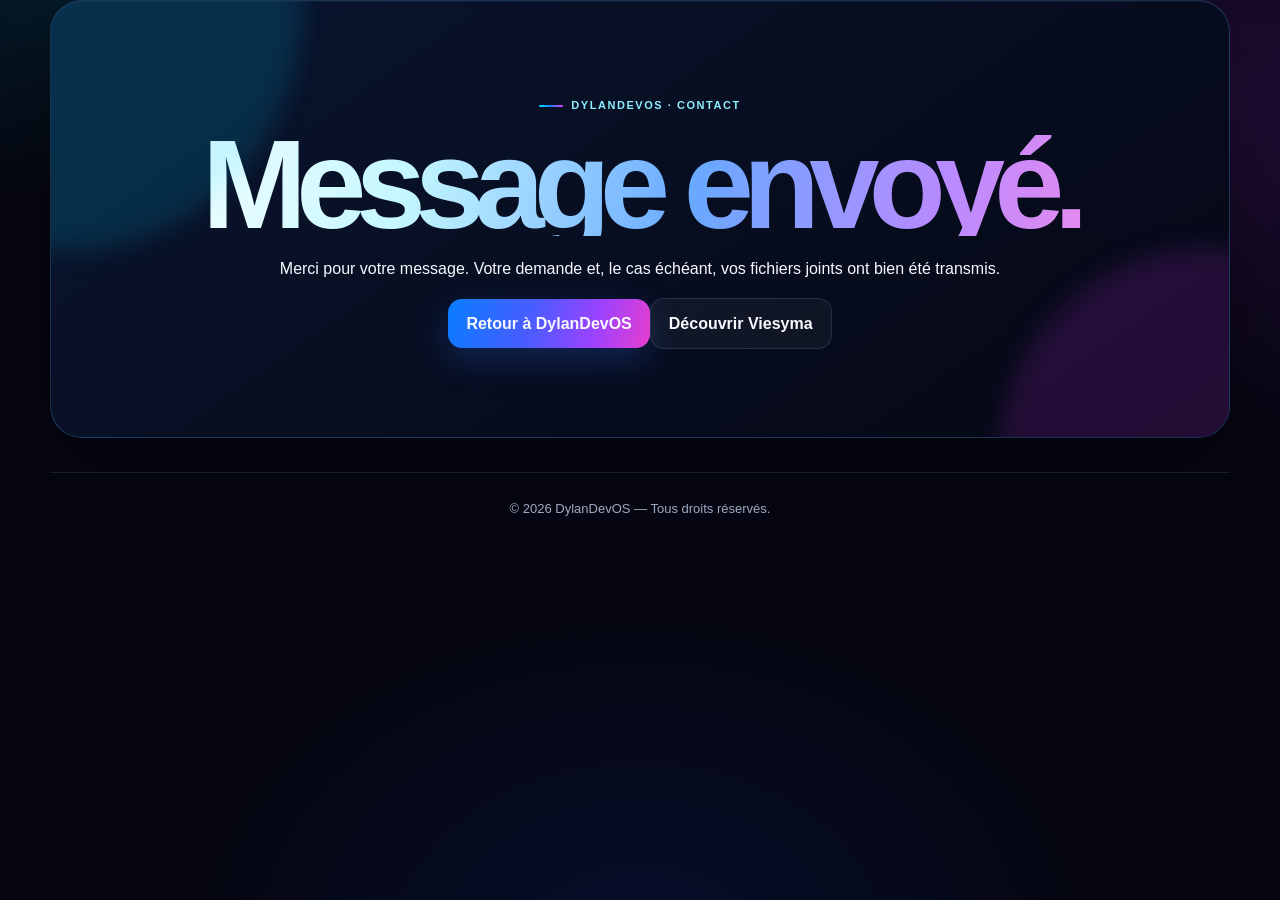
<file: merci.html>
<!doctype html><html lang="fr"><head><meta charset="utf-8"><meta name="viewport" content="width=device-width,initial-scale=1"><meta name="description" content="Message envoyé à DylanDevOS."><meta name="theme-color" content="#07080c"><title>Message envoyé — DylanDevOS</title><link rel="stylesheet" href="/style.css"></head><body><div class="wrap"><main><section class="hero"><div class="eyebrow">DylanDevOS · Contact</div><h1>Message envoyé.</h1><p>Merci pour votre message. Votre demande et, le cas échéant, vos fichiers joints ont bien été transmis.</p><div class="buttons"><a class="btn primary" href="/">Retour à DylanDevOS</a><a class="btn" href="/viesyma/">Découvrir Viesyma</a></div></section></main><footer class="footer">© 2026 DylanDevOS — Tous droits réservés.</footer></div></body></html>
</file>
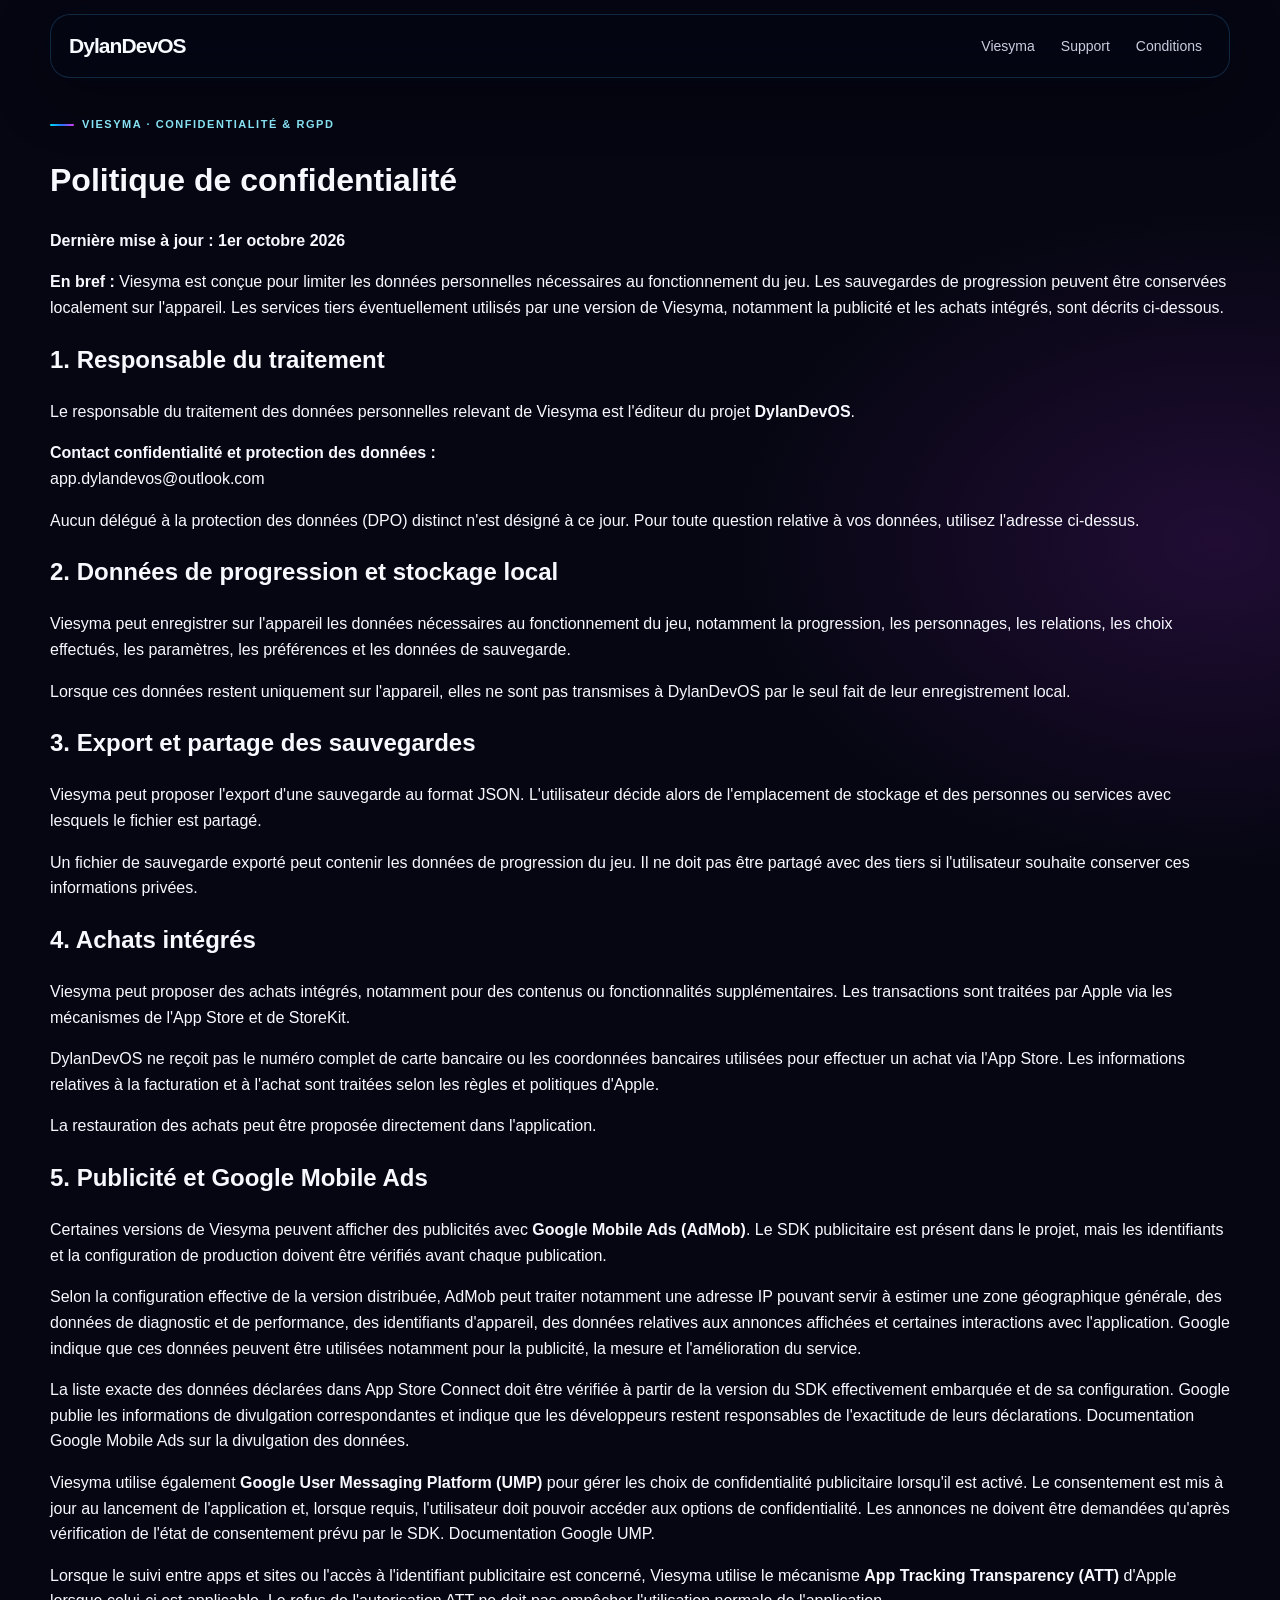
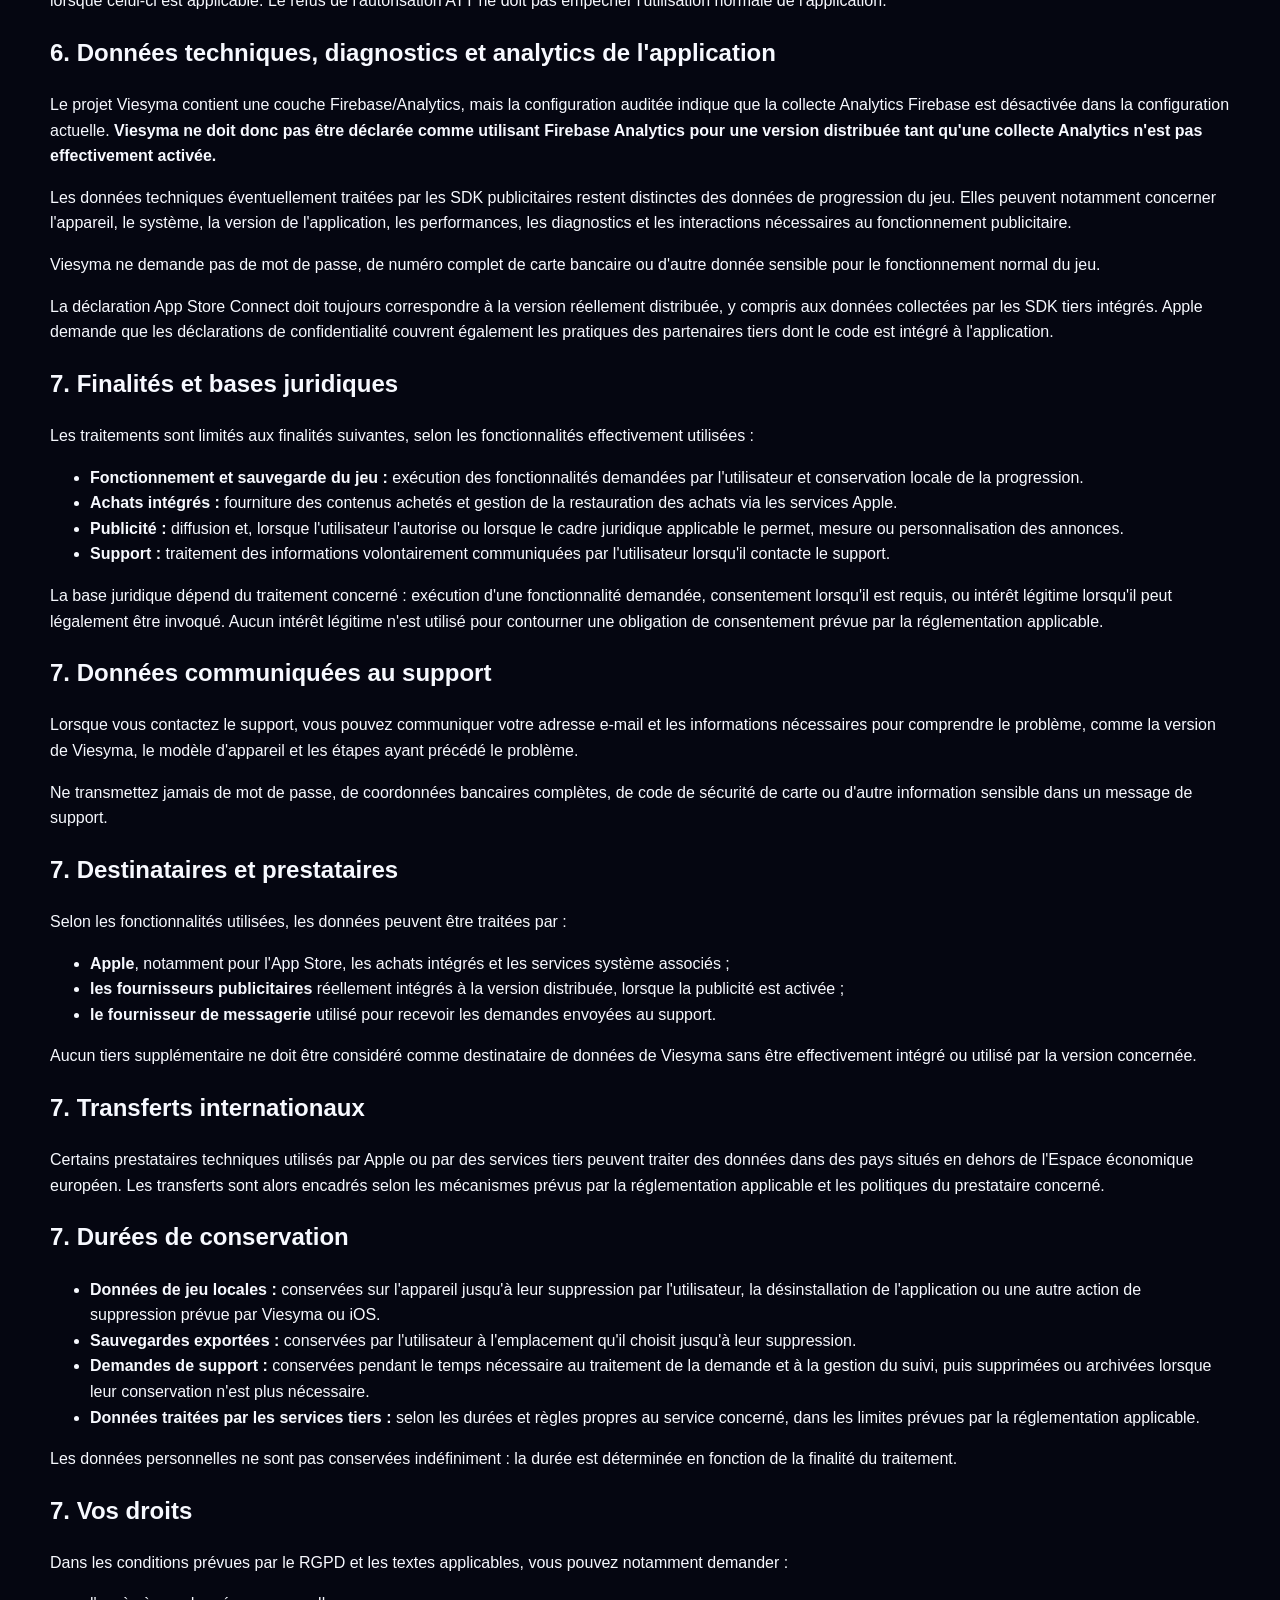
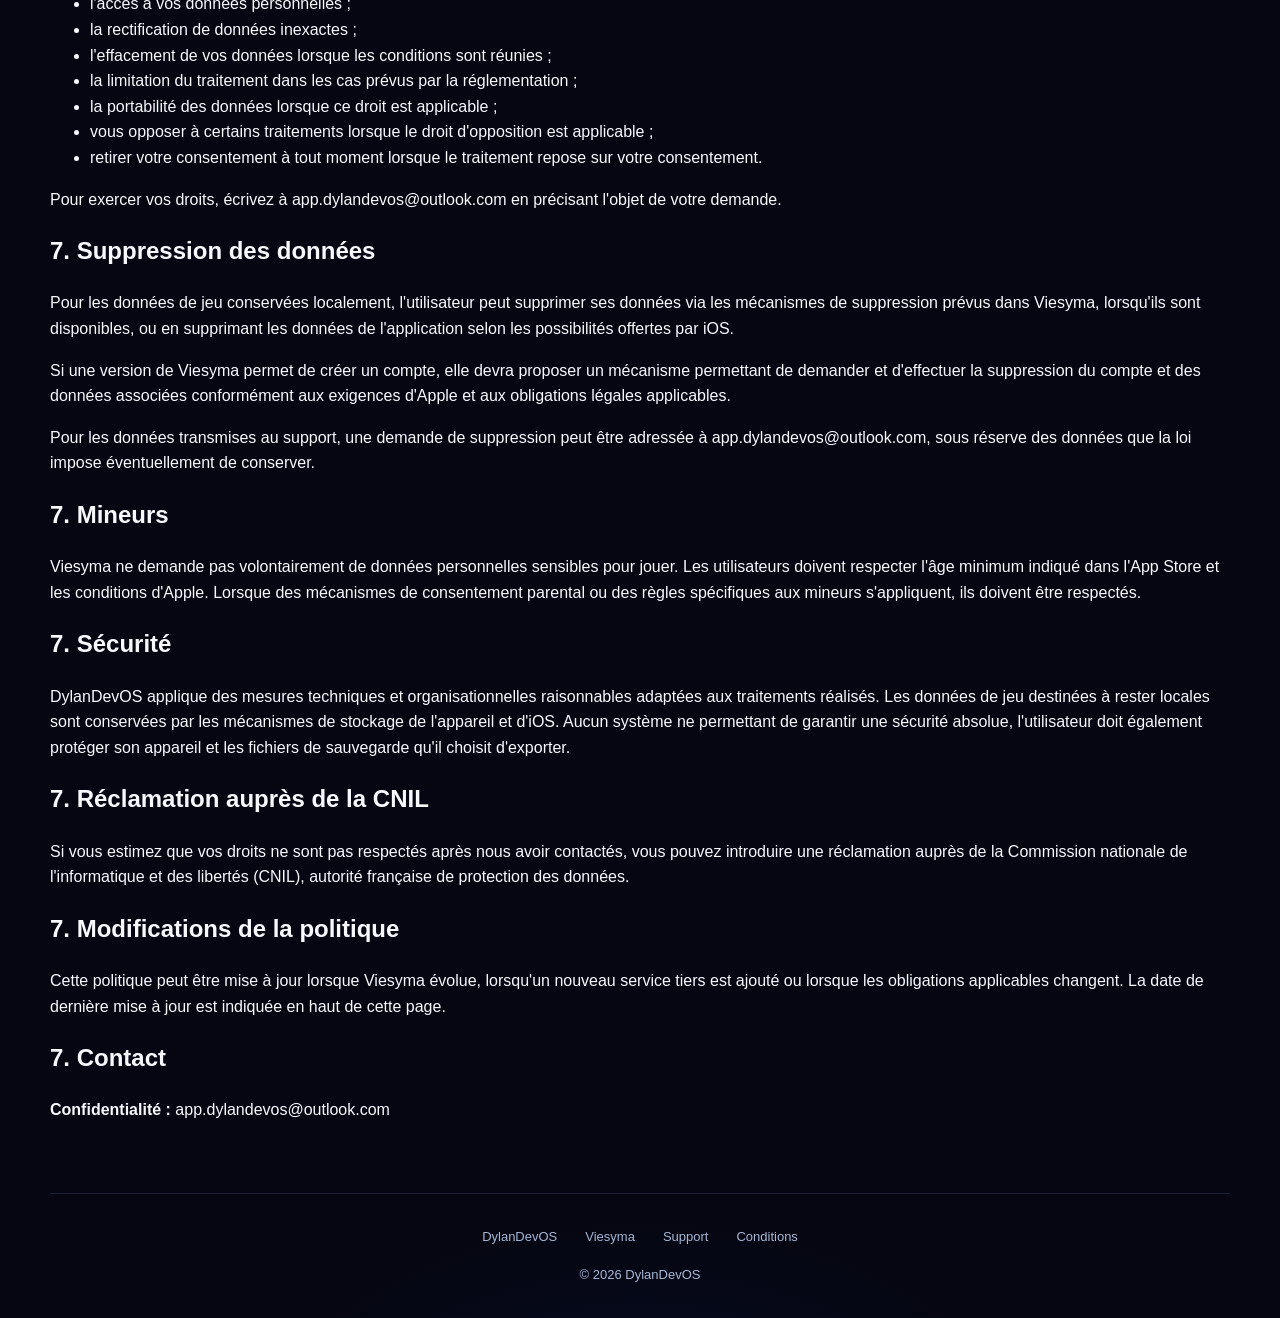
<file: viesyma/privacy.html>
<!doctype html>
<html lang="fr">
<head>
<meta charset="utf-8">
<meta name="viewport" content="width=device-width,initial-scale=1">
<meta name="description" content="Politique de confidentialité et informations RGPD de Viesyma.">
<meta name="theme-color" content="#07080c">
<title>Confidentialité & RGPD — Viesyma</title>
<link rel="stylesheet" href="/style.css">
<!-- Google tag (gtag.js) -->
<script async src="https://www.googletagmanager.com/gtag/js?id=G-MEXS11MEQE"></script>
<script>
  window.dataLayer = window.dataLayer || [];
  function gtag(){dataLayer.push(arguments);}
  gtag('js', new Date());
  gtag('config', 'G-MEXS11MEQE');
</script>
<script>
document.addEventListener('DOMContentLoaded', function () {
  document.querySelectorAll('a').forEach(function (link) {
    link.addEventListener('click', function () {
      var href = link.getAttribute('href') || '';
      var text = (link.textContent || '').trim().replace(/\s+/g, ' ').slice(0, 100);
      var eventName = 'site_click';
      if (href.indexOf('mailto:') === 0) eventName = 'contact_email_click';
      else if (href.indexOf('/viesyma/support') === 0) eventName = 'support_click';
      else if (href.indexOf('/viesyma/privacy') === 0) eventName = 'privacy_click';
      else if (href.indexOf('/viesyma/terms') === 0) eventName = 'terms_click';
      else if (href.indexOf('/viesyma/') === 0 || href === '/viesyma/') eventName = 'viesyma_click';
      else if (href.indexOf('/actualites') === 0) eventName = 'news_click';
      else if (href.indexOf('#apps') === 0) eventName = 'applications_click';
      gtag('event', eventName, {link_text: text, link_url: href});
    });
  });
});
</script>
</head>
<body>
<div class="wrap">
<nav class="nav">
<a class="brand" href="/">DylanDevOS</a>
<div class="navlinks"><a href="/viesyma/">Viesyma</a><a href="/viesyma/support.html">Support</a><a href="/viesyma/terms.html">Conditions</a></div>
</nav>
<main class="article">
<div class="eyebrow">Viesyma · Confidentialité & RGPD</div>
<h1>Politique de confidentialité</h1>
<p><strong>Dernière mise à jour : 1er octobre 2026</strong></p>

<div class="notice"><strong>En bref :</strong> Viesyma est conçue pour limiter les données personnelles nécessaires au fonctionnement du jeu. Les sauvegardes de progression peuvent être conservées localement sur l'appareil. Les services tiers éventuellement utilisés par une version de Viesyma, notamment la publicité et les achats intégrés, sont décrits ci-dessous.</div>

<h2>1. Responsable du traitement</h2>
<p>Le responsable du traitement des données personnelles relevant de Viesyma est l'éditeur du projet <strong>DylanDevOS</strong>.</p>
<p><strong>Contact confidentialité et protection des données :</strong><br><a href="mailto:app.dylandevos@outlook.com">app.dylandevos@outlook.com</a></p>
<p>Aucun délégué à la protection des données (DPO) distinct n'est désigné à ce jour. Pour toute question relative à vos données, utilisez l'adresse ci-dessus.</p>

<h2>2. Données de progression et stockage local</h2>
<p>Viesyma peut enregistrer sur l'appareil les données nécessaires au fonctionnement du jeu, notamment la progression, les personnages, les relations, les choix effectués, les paramètres, les préférences et les données de sauvegarde.</p>
<p>Lorsque ces données restent uniquement sur l'appareil, elles ne sont pas transmises à DylanDevOS par le seul fait de leur enregistrement local.</p>

<h2>3. Export et partage des sauvegardes</h2>
<p>Viesyma peut proposer l'export d'une sauvegarde au format JSON. L'utilisateur décide alors de l'emplacement de stockage et des personnes ou services avec lesquels le fichier est partagé.</p>
<p>Un fichier de sauvegarde exporté peut contenir les données de progression du jeu. Il ne doit pas être partagé avec des tiers si l'utilisateur souhaite conserver ces informations privées.</p>

<h2>4. Achats intégrés</h2>
<p>Viesyma peut proposer des achats intégrés, notamment pour des contenus ou fonctionnalités supplémentaires. Les transactions sont traitées par Apple via les mécanismes de l'App Store et de StoreKit.</p>
<p>DylanDevOS ne reçoit pas le numéro complet de carte bancaire ou les coordonnées bancaires utilisées pour effectuer un achat via l'App Store. Les informations relatives à la facturation et à l'achat sont traitées selon les règles et politiques d'Apple.</p>
<p>La restauration des achats peut être proposée directement dans l'application.</p>

<h2>5. Publicité et Google Mobile Ads</h2>
<p>Certaines versions de Viesyma peuvent afficher des publicités avec <strong>Google Mobile Ads (AdMob)</strong>. Le SDK publicitaire est présent dans le projet, mais les identifiants et la configuration de production doivent être vérifiés avant chaque publication.</p>
<p>Selon la configuration effective de la version distribuée, AdMob peut traiter notamment une adresse IP pouvant servir à estimer une zone géographique générale, des données de diagnostic et de performance, des identifiants d'appareil, des données relatives aux annonces affichées et certaines interactions avec l'application. Google indique que ces données peuvent être utilisées notamment pour la publicité, la mesure et l'amélioration du service.</p>
<p>La liste exacte des données déclarées dans App Store Connect doit être vérifiée à partir de la version du SDK effectivement embarquée et de sa configuration. Google publie les informations de divulgation correspondantes et indique que les développeurs restent responsables de l'exactitude de leurs déclarations. <a href="https://developers.google.com/admob/ios/privacy/data-disclosure" rel="noopener noreferrer">Documentation Google Mobile Ads sur la divulgation des données</a>.</p>
<p>Viesyma utilise également <strong>Google User Messaging Platform (UMP)</strong> pour gérer les choix de confidentialité publicitaire lorsqu'il est activé. Le consentement est mis à jour au lancement de l'application et, lorsque requis, l'utilisateur doit pouvoir accéder aux options de confidentialité. Les annonces ne doivent être demandées qu'après vérification de l'état de consentement prévu par le SDK. <a href="https://developers.google.com/admob/ios/privacy" rel="noopener noreferrer">Documentation Google UMP</a>.</p>
<p>Lorsque le suivi entre apps et sites ou l'accès à l'identifiant publicitaire est concerné, Viesyma utilise le mécanisme <strong>App Tracking Transparency (ATT)</strong> d'Apple lorsque celui-ci est applicable. Le refus de l'autorisation ATT ne doit pas empêcher l'utilisation normale de l'application.</p>

<h2>6. Données techniques, diagnostics et analytics de l'application</h2>
<p>Le projet Viesyma contient une couche Firebase/Analytics, mais la configuration auditée indique que la collecte Analytics Firebase est désactivée dans la configuration actuelle. <strong>Viesyma ne doit donc pas être déclarée comme utilisant Firebase Analytics pour une version distribuée tant qu'une collecte Analytics n'est pas effectivement activée.</strong></p>
<p>Les données techniques éventuellement traitées par les SDK publicitaires restent distinctes des données de progression du jeu. Elles peuvent notamment concerner l'appareil, le système, la version de l'application, les performances, les diagnostics et les interactions nécessaires au fonctionnement publicitaire.</p>
<p>Viesyma ne demande pas de mot de passe, de numéro complet de carte bancaire ou d'autre donnée sensible pour le fonctionnement normal du jeu.</p>
<p>La déclaration App Store Connect doit toujours correspondre à la version réellement distribuée, y compris aux données collectées par les SDK tiers intégrés. Apple demande que les déclarations de confidentialité couvrent également les pratiques des partenaires tiers dont le code est intégré à l'application.</p>

<h2>7. Finalités et bases juridiques</h2>
<p>Les traitements sont limités aux finalités suivantes, selon les fonctionnalités effectivement utilisées :</p>
<ul>
<li><strong>Fonctionnement et sauvegarde du jeu :</strong> exécution des fonctionnalités demandées par l'utilisateur et conservation locale de la progression.</li>
<li><strong>Achats intégrés :</strong> fourniture des contenus achetés et gestion de la restauration des achats via les services Apple.</li>
<li><strong>Publicité :</strong> diffusion et, lorsque l'utilisateur l'autorise ou lorsque le cadre juridique applicable le permet, mesure ou personnalisation des annonces.</li>
<li><strong>Support :</strong> traitement des informations volontairement communiquées par l'utilisateur lorsqu'il contacte le support.</li>
</ul>
<p>La base juridique dépend du traitement concerné : exécution d'une fonctionnalité demandée, consentement lorsqu'il est requis, ou intérêt légitime lorsqu'il peut légalement être invoqué. Aucun intérêt légitime n'est utilisé pour contourner une obligation de consentement prévue par la réglementation applicable.</p>

<h2>7. Données communiquées au support</h2>
<p>Lorsque vous contactez le support, vous pouvez communiquer votre adresse e-mail et les informations nécessaires pour comprendre le problème, comme la version de Viesyma, le modèle d'appareil et les étapes ayant précédé le problème.</p>
<p>Ne transmettez jamais de mot de passe, de coordonnées bancaires complètes, de code de sécurité de carte ou d'autre information sensible dans un message de support.</p>

<h2>7. Destinataires et prestataires</h2>
<p>Selon les fonctionnalités utilisées, les données peuvent être traitées par :</p>
<ul>
<li><strong>Apple</strong>, notamment pour l'App Store, les achats intégrés et les services système associés ;</li>
<li><strong>les fournisseurs publicitaires</strong> réellement intégrés à la version distribuée, lorsque la publicité est activée ;</li>
<li><strong>le fournisseur de messagerie</strong> utilisé pour recevoir les demandes envoyées au support.</li>
</ul>
<p>Aucun tiers supplémentaire ne doit être considéré comme destinataire de données de Viesyma sans être effectivement intégré ou utilisé par la version concernée.</p>

<h2>7. Transferts internationaux</h2>
<p>Certains prestataires techniques utilisés par Apple ou par des services tiers peuvent traiter des données dans des pays situés en dehors de l'Espace économique européen. Les transferts sont alors encadrés selon les mécanismes prévus par la réglementation applicable et les politiques du prestataire concerné.</p>

<h2>7. Durées de conservation</h2>
<ul>
<li><strong>Données de jeu locales :</strong> conservées sur l'appareil jusqu'à leur suppression par l'utilisateur, la désinstallation de l'application ou une autre action de suppression prévue par Viesyma ou iOS.</li>
<li><strong>Sauvegardes exportées :</strong> conservées par l'utilisateur à l'emplacement qu'il choisit jusqu'à leur suppression.</li>
<li><strong>Demandes de support :</strong> conservées pendant le temps nécessaire au traitement de la demande et à la gestion du suivi, puis supprimées ou archivées lorsque leur conservation n'est plus nécessaire.</li>
<li><strong>Données traitées par les services tiers :</strong> selon les durées et règles propres au service concerné, dans les limites prévues par la réglementation applicable.</li>
</ul>
<p>Les données personnelles ne sont pas conservées indéfiniment : la durée est déterminée en fonction de la finalité du traitement.</p>

<h2>7. Vos droits</h2>
<p>Dans les conditions prévues par le RGPD et les textes applicables, vous pouvez notamment demander :</p>
<ul>
<li>l'accès à vos données personnelles ;</li>
<li>la rectification de données inexactes ;</li>
<li>l'effacement de vos données lorsque les conditions sont réunies ;</li>
<li>la limitation du traitement dans les cas prévus par la réglementation ;</li>
<li>la portabilité des données lorsque ce droit est applicable ;</li>
<li>vous opposer à certains traitements lorsque le droit d'opposition est applicable ;</li>
<li>retirer votre consentement à tout moment lorsque le traitement repose sur votre consentement.</li>
</ul>
<p>Pour exercer vos droits, écrivez à <a href="mailto:app.dylandevos@outlook.com">app.dylandevos@outlook.com</a> en précisant l'objet de votre demande.</p>

<h2>7. Suppression des données</h2>
<p>Pour les données de jeu conservées localement, l'utilisateur peut supprimer ses données via les mécanismes de suppression prévus dans Viesyma, lorsqu'ils sont disponibles, ou en supprimant les données de l'application selon les possibilités offertes par iOS.</p>
<p>Si une version de Viesyma permet de créer un compte, elle devra proposer un mécanisme permettant de demander et d'effectuer la suppression du compte et des données associées conformément aux exigences d'Apple et aux obligations légales applicables.</p>
<p>Pour les données transmises au support, une demande de suppression peut être adressée à <a href="mailto:app.dylandevos@outlook.com">app.dylandevos@outlook.com</a>, sous réserve des données que la loi impose éventuellement de conserver.</p>

<h2>7. Mineurs</h2>
<p>Viesyma ne demande pas volontairement de données personnelles sensibles pour jouer. Les utilisateurs doivent respecter l'âge minimum indiqué dans l'App Store et les conditions d'Apple. Lorsque des mécanismes de consentement parental ou des règles spécifiques aux mineurs s'appliquent, ils doivent être respectés.</p>

<h2>7. Sécurité</h2>
<p>DylanDevOS applique des mesures techniques et organisationnelles raisonnables adaptées aux traitements réalisés. Les données de jeu destinées à rester locales sont conservées par les mécanismes de stockage de l'appareil et d'iOS. Aucun système ne permettant de garantir une sécurité absolue, l'utilisateur doit également protéger son appareil et les fichiers de sauvegarde qu'il choisit d'exporter.</p>

<h2>7. Réclamation auprès de la CNIL</h2>
<p>Si vous estimez que vos droits ne sont pas respectés après nous avoir contactés, vous pouvez introduire une réclamation auprès de la <a href="https://www.cnil.fr/" rel="noopener noreferrer">Commission nationale de l'informatique et des libertés (CNIL)</a>, autorité française de protection des données.</p>

<h2>7. Modifications de la politique</h2>
<p>Cette politique peut être mise à jour lorsque Viesyma évolue, lorsqu'un nouveau service tiers est ajouté ou lorsque les obligations applicables changent. La date de dernière mise à jour est indiquée en haut de cette page.</p>

<h2>7. Contact</h2>
<p><strong>Confidentialité :</strong> <a href="mailto:app.dylandevos@outlook.com">app.dylandevos@outlook.com</a></p>
</main>
<footer class="footer"><div class="footerlinks"><a href="/">DylanDevOS</a><a href="/viesyma/">Viesyma</a><a href="/viesyma/support.html">Support</a><a href="/viesyma/terms.html">Conditions</a></div>© 2026 DylanDevOS</footer>
</div>
</body>
</html>
</file>
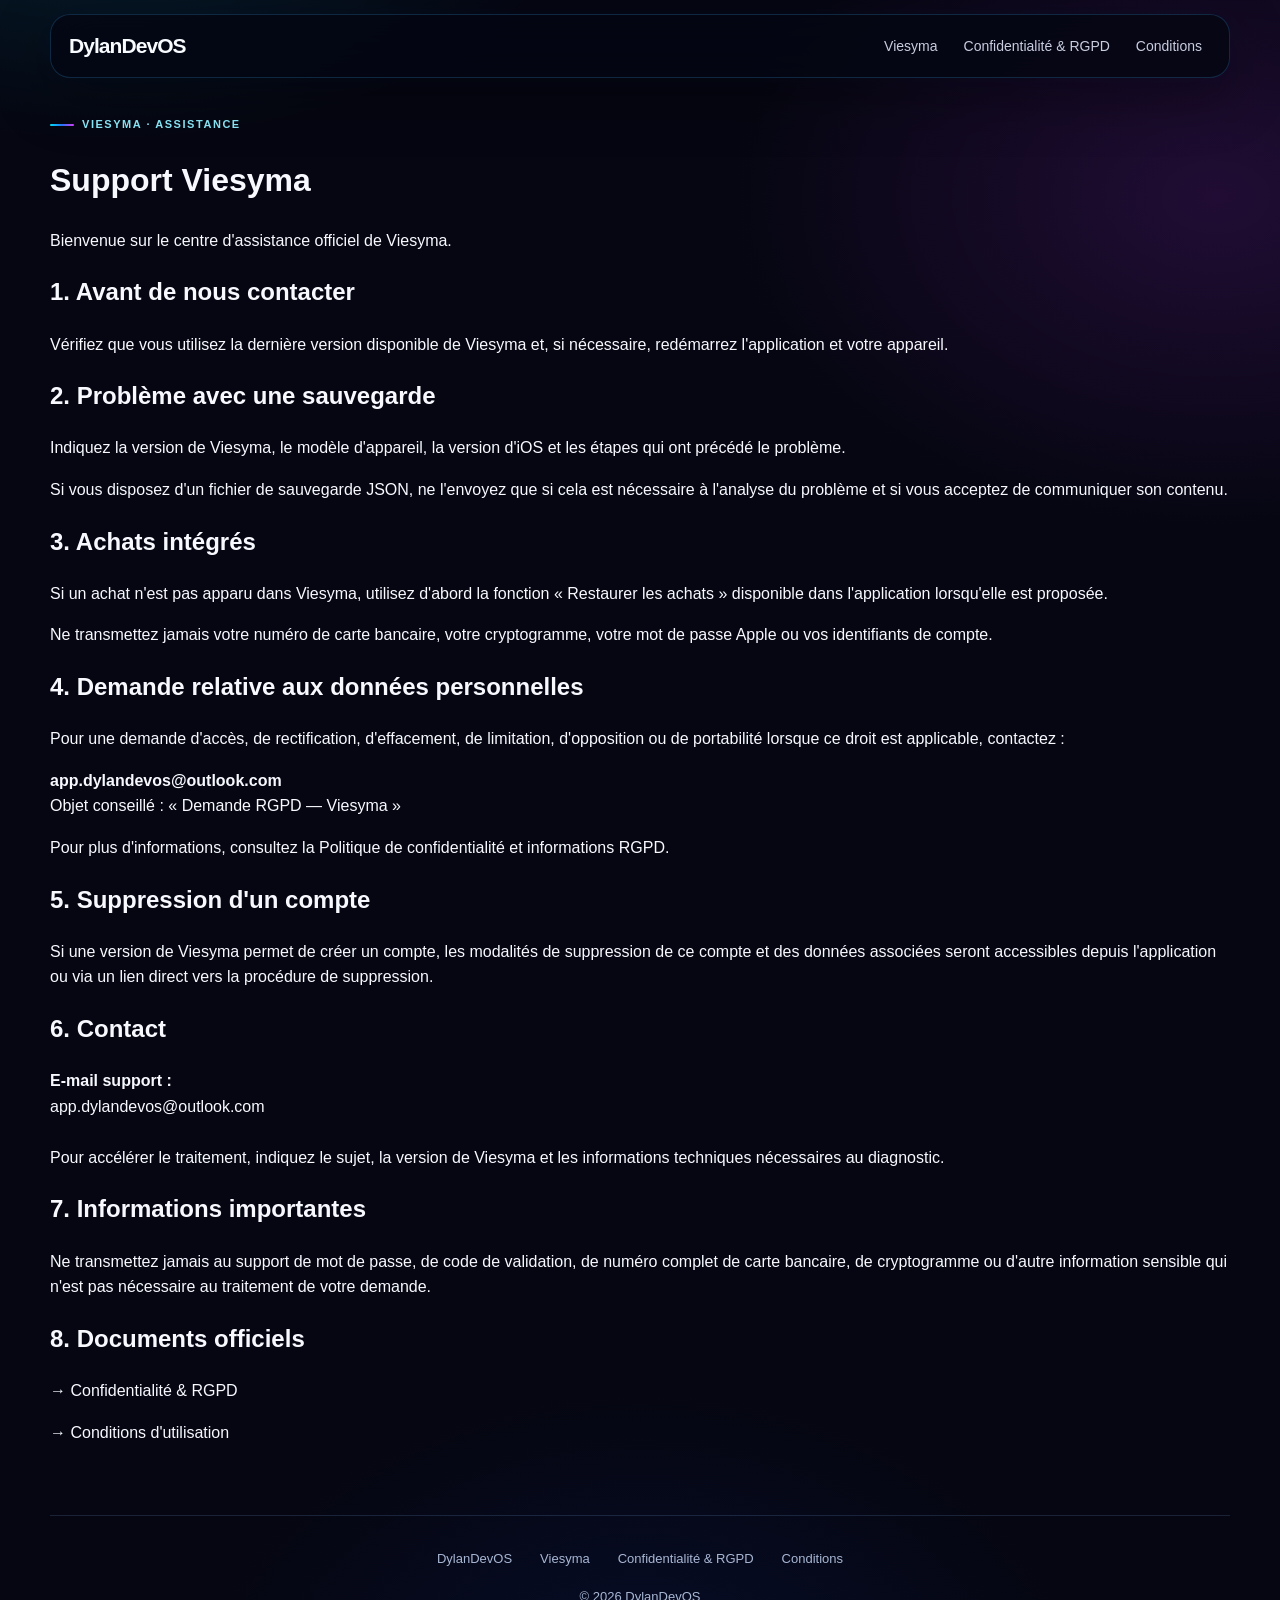
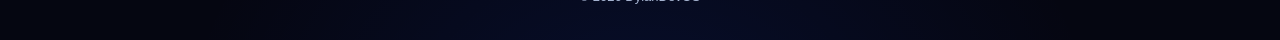
<file: viesyma/support.html>
<!doctype html>
<html lang="fr">
<head>
<meta charset="utf-8">
<meta name="viewport" content="width=device-width,initial-scale=1">
<meta name="description" content="Assistance officielle Viesyma.">
<meta name="theme-color" content="#07080c">
<title>Support — Viesyma</title>
<link rel="stylesheet" href="/style.css">
<!-- Google tag (gtag.js) -->
<script async src="https://www.googletagmanager.com/gtag/js?id=G-MEXS11MEQE"></script>
<script>
  window.dataLayer = window.dataLayer || [];
  function gtag(){dataLayer.push(arguments);}
  gtag('js', new Date());
  gtag('config', 'G-MEXS11MEQE');
</script>
<script>
document.addEventListener('DOMContentLoaded', function () {
  document.querySelectorAll('a').forEach(function (link) {
    link.addEventListener('click', function () {
      var href = link.getAttribute('href') || '';
      var text = (link.textContent || '').trim().replace(/\s+/g, ' ').slice(0, 100);
      var eventName = 'site_click';
      if (href.indexOf('mailto:') === 0) eventName = 'contact_email_click';
      else if (href.indexOf('/viesyma/support') === 0) eventName = 'support_click';
      else if (href.indexOf('/viesyma/privacy') === 0) eventName = 'privacy_click';
      else if (href.indexOf('/viesyma/terms') === 0) eventName = 'terms_click';
      else if (href.indexOf('/viesyma/') === 0 || href === '/viesyma/') eventName = 'viesyma_click';
      else if (href.indexOf('/actualites') === 0) eventName = 'news_click';
      else if (href.indexOf('#apps') === 0) eventName = 'applications_click';
      gtag('event', eventName, {link_text: text, link_url: href});
    });
  });
});
</script>
</head>
<body>
<div class="wrap">
<nav class="nav"><a class="brand" href="/">DylanDevOS</a><div class="navlinks"><a href="/viesyma/">Viesyma</a><a href="/viesyma/privacy.html">Confidentialité & RGPD</a><a href="/viesyma/terms.html">Conditions</a></div></nav>
<main class="article">
<div class="eyebrow">Viesyma · Assistance</div>
<h1>Support Viesyma</h1>
<p>Bienvenue sur le centre d'assistance officiel de Viesyma.</p>

<h2>1. Avant de nous contacter</h2>
<p>Vérifiez que vous utilisez la dernière version disponible de Viesyma et, si nécessaire, redémarrez l'application et votre appareil.</p>

<h2>2. Problème avec une sauvegarde</h2>
<p>Indiquez la version de Viesyma, le modèle d'appareil, la version d'iOS et les étapes qui ont précédé le problème.</p>
<p>Si vous disposez d'un fichier de sauvegarde JSON, ne l'envoyez que si cela est nécessaire à l'analyse du problème et si vous acceptez de communiquer son contenu.</p>

<h2>3. Achats intégrés</h2>
<p>Si un achat n'est pas apparu dans Viesyma, utilisez d'abord la fonction « Restaurer les achats » disponible dans l'application lorsqu'elle est proposée.</p>
<p>Ne transmettez jamais votre numéro de carte bancaire, votre cryptogramme, votre mot de passe Apple ou vos identifiants de compte.</p>

<h2>4. Demande relative aux données personnelles</h2>
<p>Pour une demande d'accès, de rectification, d'effacement, de limitation, d'opposition ou de portabilité lorsque ce droit est applicable, contactez :</p>
<div class="notice"><strong><a href="mailto:app.dylandevos@outlook.com">app.dylandevos@outlook.com</a></strong><br>Objet conseillé : « Demande RGPD — Viesyma »</div>
<p>Pour plus d'informations, consultez la <a href="/viesyma/privacy.html">Politique de confidentialité et informations RGPD</a>.</p>

<h2>5. Suppression d'un compte</h2>
<p>Si une version de Viesyma permet de créer un compte, les modalités de suppression de ce compte et des données associées seront accessibles depuis l'application ou via un lien direct vers la procédure de suppression.</p>

<h2>6. Contact</h2>
<div class="notice"><strong>E-mail support :</strong><br><a href="mailto:app.dylandevos@outlook.com">app.dylandevos@outlook.com</a><br><br>Pour accélérer le traitement, indiquez le sujet, la version de Viesyma et les informations techniques nécessaires au diagnostic.</div>

<h2>7. Informations importantes</h2>
<p>Ne transmettez jamais au support de mot de passe, de code de validation, de numéro complet de carte bancaire, de cryptogramme ou d'autre information sensible qui n'est pas nécessaire au traitement de votre demande.</p>

<h2>8. Documents officiels</h2>
<p><a href="/viesyma/privacy.html">→ Confidentialité & RGPD</a></p>
<p><a href="/viesyma/terms.html">→ Conditions d'utilisation</a></p>
</main>
<footer class="footer"><div class="footerlinks"><a href="/">DylanDevOS</a><a href="/viesyma/">Viesyma</a><a href="/viesyma/privacy.html">Confidentialité & RGPD</a><a href="/viesyma/terms.html">Conditions</a></div>© 2026 DylanDevOS</footer>
</div>
</body>
</html>
</file>
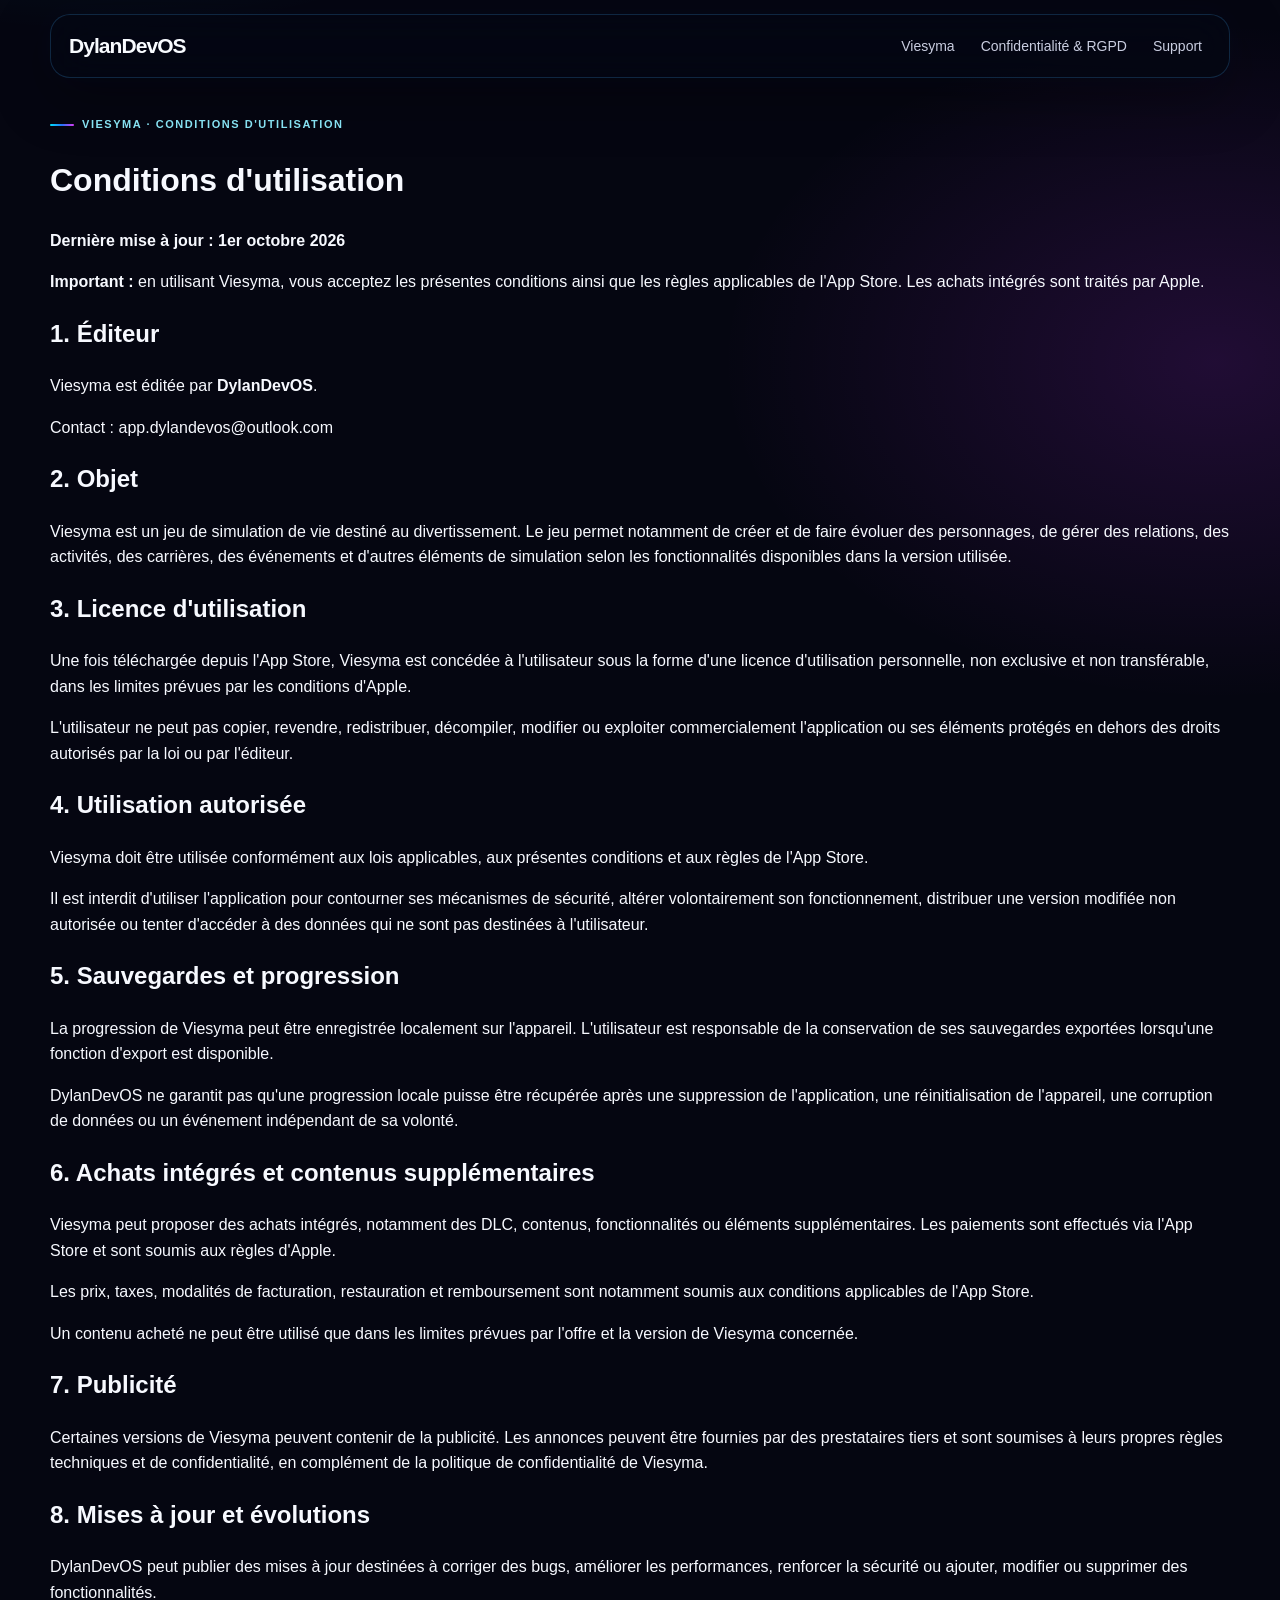
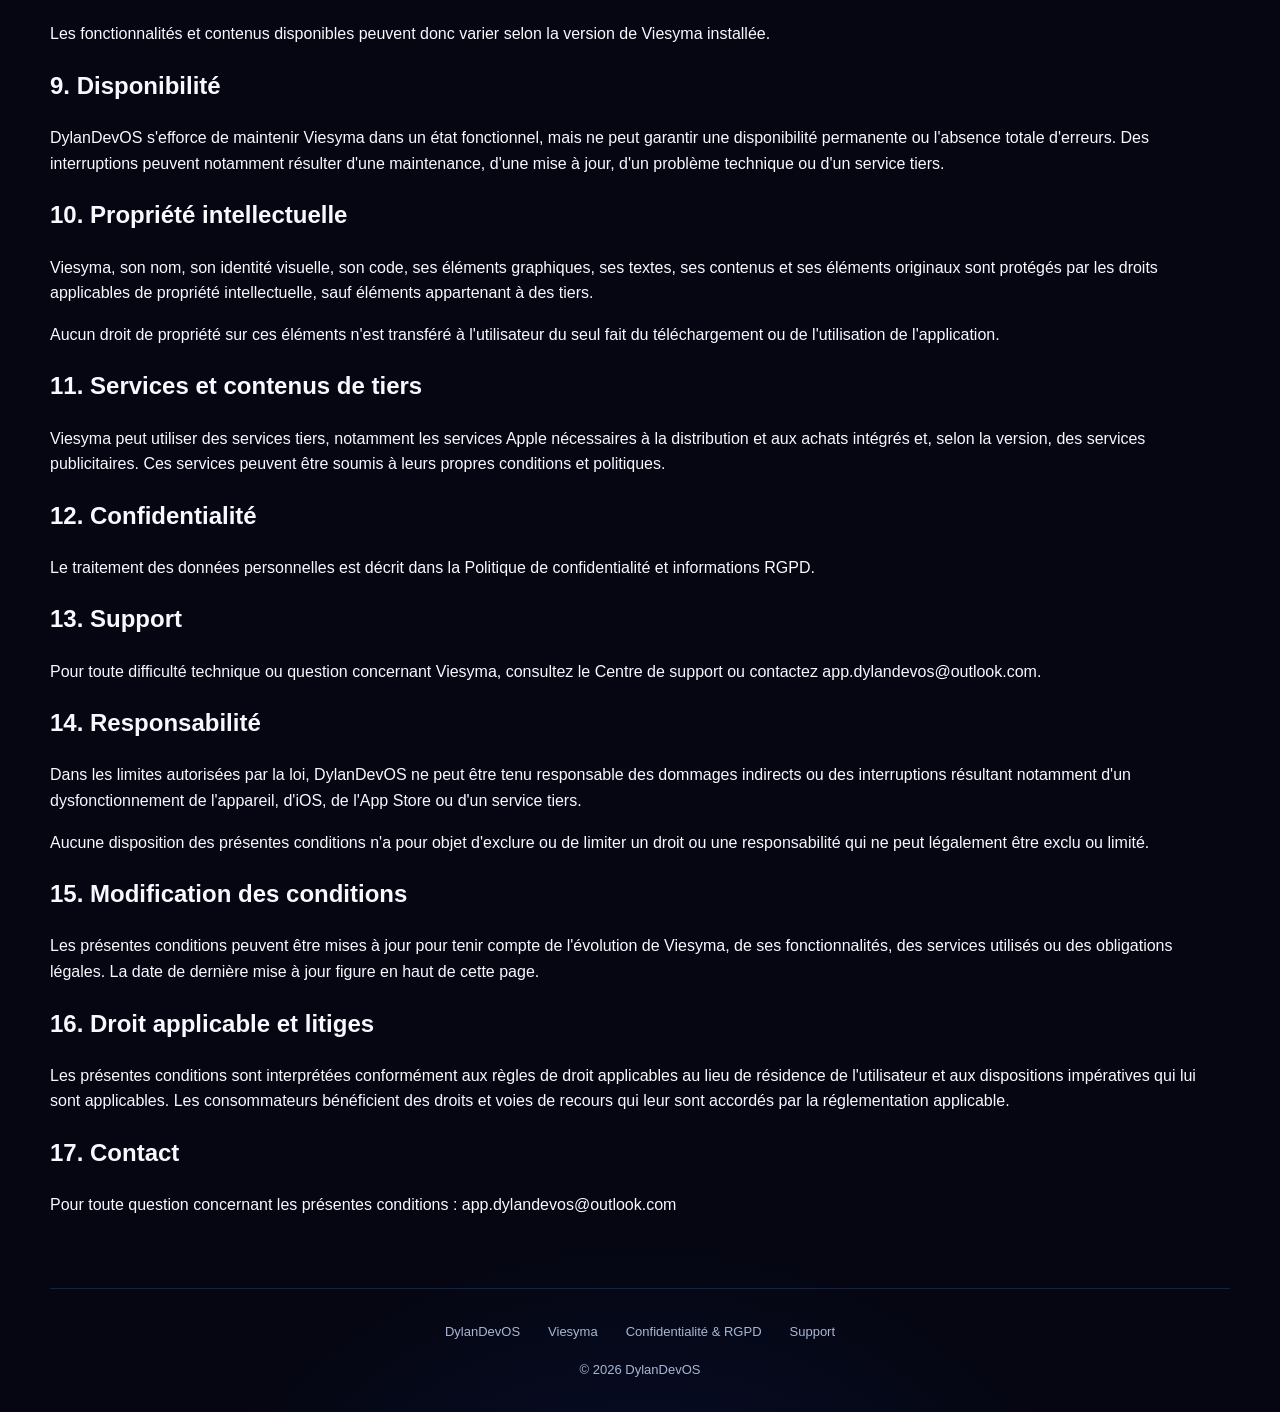
<file: viesyma/terms.html>
<!doctype html>
<html lang="fr">
<head>
<meta charset="utf-8">
<meta name="viewport" content="width=device-width,initial-scale=1">
<meta name="description" content="Conditions d'utilisation de Viesyma.">
<meta name="theme-color" content="#07080c">
<title>Conditions d'utilisation — Viesyma</title>
<link rel="stylesheet" href="/style.css">
<!-- Google tag (gtag.js) -->
<script async src="https://www.googletagmanager.com/gtag/js?id=G-MEXS11MEQE"></script>
<script>
  window.dataLayer = window.dataLayer || [];
  function gtag(){dataLayer.push(arguments);}
  gtag('js', new Date());
  gtag('config', 'G-MEXS11MEQE');
</script>
<script>
document.addEventListener('DOMContentLoaded', function () {
  document.querySelectorAll('a').forEach(function (link) {
    link.addEventListener('click', function () {
      var href = link.getAttribute('href') || '';
      var text = (link.textContent || '').trim().replace(/\s+/g, ' ').slice(0, 100);
      var eventName = 'site_click';
      if (href.indexOf('mailto:') === 0) eventName = 'contact_email_click';
      else if (href.indexOf('/viesyma/support') === 0) eventName = 'support_click';
      else if (href.indexOf('/viesyma/privacy') === 0) eventName = 'privacy_click';
      else if (href.indexOf('/viesyma/terms') === 0) eventName = 'terms_click';
      else if (href.indexOf('/viesyma/') === 0 || href === '/viesyma/') eventName = 'viesyma_click';
      else if (href.indexOf('/actualites') === 0) eventName = 'news_click';
      else if (href.indexOf('#apps') === 0) eventName = 'applications_click';
      gtag('event', eventName, {link_text: text, link_url: href});
    });
  });
});
</script>
</head>
<body>
<div class="wrap">
<nav class="nav"><a class="brand" href="/">DylanDevOS</a><div class="navlinks"><a href="/viesyma/">Viesyma</a><a href="/viesyma/privacy.html">Confidentialité & RGPD</a><a href="/viesyma/support.html">Support</a></div></nav>
<main class="article">
<div class="eyebrow">Viesyma · Conditions d'utilisation</div>
<h1>Conditions d'utilisation</h1>
<p><strong>Dernière mise à jour : 1er octobre 2026</strong></p>

<div class="notice"><strong>Important :</strong> en utilisant Viesyma, vous acceptez les présentes conditions ainsi que les règles applicables de l'App Store. Les achats intégrés sont traités par Apple.</div>

<h2>1. Éditeur</h2>
<p>Viesyma est éditée par <strong>DylanDevOS</strong>.</p>
<p>Contact : <a href="mailto:app.dylandevos@outlook.com">app.dylandevos@outlook.com</a></p>

<h2>2. Objet</h2>
<p>Viesyma est un jeu de simulation de vie destiné au divertissement. Le jeu permet notamment de créer et de faire évoluer des personnages, de gérer des relations, des activités, des carrières, des événements et d'autres éléments de simulation selon les fonctionnalités disponibles dans la version utilisée.</p>

<h2>3. Licence d'utilisation</h2>
<p>Une fois téléchargée depuis l'App Store, Viesyma est concédée à l'utilisateur sous la forme d'une licence d'utilisation personnelle, non exclusive et non transférable, dans les limites prévues par les conditions d'Apple.</p>
<p>L'utilisateur ne peut pas copier, revendre, redistribuer, décompiler, modifier ou exploiter commercialement l'application ou ses éléments protégés en dehors des droits autorisés par la loi ou par l'éditeur.</p>

<h2>4. Utilisation autorisée</h2>
<p>Viesyma doit être utilisée conformément aux lois applicables, aux présentes conditions et aux règles de l'App Store.</p>
<p>Il est interdit d'utiliser l'application pour contourner ses mécanismes de sécurité, altérer volontairement son fonctionnement, distribuer une version modifiée non autorisée ou tenter d'accéder à des données qui ne sont pas destinées à l'utilisateur.</p>

<h2>5. Sauvegardes et progression</h2>
<p>La progression de Viesyma peut être enregistrée localement sur l'appareil. L'utilisateur est responsable de la conservation de ses sauvegardes exportées lorsqu'une fonction d'export est disponible.</p>
<p>DylanDevOS ne garantit pas qu'une progression locale puisse être récupérée après une suppression de l'application, une réinitialisation de l'appareil, une corruption de données ou un événement indépendant de sa volonté.</p>

<h2>6. Achats intégrés et contenus supplémentaires</h2>
<p>Viesyma peut proposer des achats intégrés, notamment des DLC, contenus, fonctionnalités ou éléments supplémentaires. Les paiements sont effectués via l'App Store et sont soumis aux règles d'Apple.</p>
<p>Les prix, taxes, modalités de facturation, restauration et remboursement sont notamment soumis aux conditions applicables de l'App Store.</p>
<p>Un contenu acheté ne peut être utilisé que dans les limites prévues par l'offre et la version de Viesyma concernée.</p>

<h2>7. Publicité</h2>
<p>Certaines versions de Viesyma peuvent contenir de la publicité. Les annonces peuvent être fournies par des prestataires tiers et sont soumises à leurs propres règles techniques et de confidentialité, en complément de la <a href="/viesyma/privacy.html">politique de confidentialité</a> de Viesyma.</p>

<h2>8. Mises à jour et évolutions</h2>
<p>DylanDevOS peut publier des mises à jour destinées à corriger des bugs, améliorer les performances, renforcer la sécurité ou ajouter, modifier ou supprimer des fonctionnalités.</p>
<p>Les fonctionnalités et contenus disponibles peuvent donc varier selon la version de Viesyma installée.</p>

<h2>9. Disponibilité</h2>
<p>DylanDevOS s'efforce de maintenir Viesyma dans un état fonctionnel, mais ne peut garantir une disponibilité permanente ou l'absence totale d'erreurs. Des interruptions peuvent notamment résulter d'une maintenance, d'une mise à jour, d'un problème technique ou d'un service tiers.</p>

<h2>10. Propriété intellectuelle</h2>
<p>Viesyma, son nom, son identité visuelle, son code, ses éléments graphiques, ses textes, ses contenus et ses éléments originaux sont protégés par les droits applicables de propriété intellectuelle, sauf éléments appartenant à des tiers.</p>
<p>Aucun droit de propriété sur ces éléments n'est transféré à l'utilisateur du seul fait du téléchargement ou de l'utilisation de l'application.</p>

<h2>11. Services et contenus de tiers</h2>
<p>Viesyma peut utiliser des services tiers, notamment les services Apple nécessaires à la distribution et aux achats intégrés et, selon la version, des services publicitaires. Ces services peuvent être soumis à leurs propres conditions et politiques.</p>

<h2>12. Confidentialité</h2>
<p>Le traitement des données personnelles est décrit dans la <a href="/viesyma/privacy.html">Politique de confidentialité et informations RGPD</a>.</p>

<h2>13. Support</h2>
<p>Pour toute difficulté technique ou question concernant Viesyma, consultez le <a href="/viesyma/support.html">Centre de support</a> ou contactez <a href="mailto:app.dylandevos@outlook.com">app.dylandevos@outlook.com</a>.</p>

<h2>14. Responsabilité</h2>
<p>Dans les limites autorisées par la loi, DylanDevOS ne peut être tenu responsable des dommages indirects ou des interruptions résultant notamment d'un dysfonctionnement de l'appareil, d'iOS, de l'App Store ou d'un service tiers.</p>
<p>Aucune disposition des présentes conditions n'a pour objet d'exclure ou de limiter un droit ou une responsabilité qui ne peut légalement être exclu ou limité.</p>

<h2>15. Modification des conditions</h2>
<p>Les présentes conditions peuvent être mises à jour pour tenir compte de l'évolution de Viesyma, de ses fonctionnalités, des services utilisés ou des obligations légales. La date de dernière mise à jour figure en haut de cette page.</p>

<h2>16. Droit applicable et litiges</h2>
<p>Les présentes conditions sont interprétées conformément aux règles de droit applicables au lieu de résidence de l'utilisateur et aux dispositions impératives qui lui sont applicables. Les consommateurs bénéficient des droits et voies de recours qui leur sont accordés par la réglementation applicable.</p>

<h2>17. Contact</h2>
<p>Pour toute question concernant les présentes conditions : <a href="mailto:app.dylandevos@outlook.com">app.dylandevos@outlook.com</a></p>
</main>
<footer class="footer"><div class="footerlinks"><a href="/">DylanDevOS</a><a href="/viesyma/">Viesyma</a><a href="/viesyma/privacy.html">Confidentialité & RGPD</a><a href="/viesyma/support.html">Support</a></div>© 2026 DylanDevOS</footer>
</div>
</body>
</html>
</file>
<file: style.css>
:root{--bg:#050611;--surface:#0a1020;--line:rgba(132,180,255,.16);--text:#f7f9ff;--muted:#a8b7d4;--a:#147dff;--b:#e33dff;--c:#00e5ff}*{box-sizing:border-box}html{scroll-behavior:smooth}body{margin:0;min-height:100vh;color:var(--text);background:radial-gradient(800px 450px at 50% -8%,rgba(124,92,255,.22),transparent 65%),radial-gradient(650px 500px at 100% 35%,rgba(56,189,248,.08),transparent 65%),var(--bg);font-family:-apple-system,BlinkMacSystemFont,"SF Pro Display","Segoe UI",sans-serif;line-height:1.6}a{color:inherit;text-decoration:none}.wrap{width:min(1180px,calc(100% - 32px));margin:auto;padding:0}.nav{position:sticky;top:14px;z-index:50;min-height:64px;display:flex;align-items:center;justify-content:space-between;gap:24px;margin:14px 0 30px;padding:10px 16px 10px 18px;border:1px solid var(--line);border-radius:20px;background:rgba(7,9,20,.74);backdrop-filter:blur(22px);box-shadow:0 18px 55px rgba(0,0,0,.3)}.brand{font-size:20px;font-weight:900;letter-spacing:-.05em;background:linear-gradient(90deg,#fff,#b9a5ff,#f47ac8);-webkit-background-clip:text;background-clip:text;color:transparent}.navlinks{display:flex;align-items:center;justify-content:center;gap:4px;color:#c9cde0;font-size:14px}.navlinks a{padding:8px 11px;border-radius:10px}.navlinks a:hover{background:rgba(255,255,255,.06);color:#fff}.article{width:100%;max-width:none;margin:auto;padding:0 0 20px}.eyebrow{display:inline-flex;align-items:center;gap:8px;color:#c6b7ff;text-transform:uppercase;letter-spacing:.14em;font-size:11px;font-weight:900}.eyebrow:before{content:"";width:24px;height:2px;border-radius:2px;background:linear-gradient(90deg,var(--a),var(--b))}.hero{position:relative;overflow:hidden;text-align:center;padding:88px 56px;border:1px solid var(--line);border-radius:32px;background:linear-gradient(145deg,rgba(17,21,45,.97),rgba(8,10,23,.97));box-shadow:0 30px 90px rgba(0,0,0,.35)}.hero:before,.hero:after{content:"";position:absolute;border-radius:50%;filter:blur(12px);pointer-events:none}.hero:before{width:480px;height:480px;left:-230px;top:-230px;background:rgba(124,92,255,.16)}.hero:after{width:420px;height:420px;right:-190px;bottom:-230px;background:rgba(236,72,153,.12)}.hero-copy{position:relative;z-index:2;width:100%;padding:0;display:flex;flex-direction:column;align-items:center;justify-content:center}.hero h1{font-size:clamp(64px,10vw,126px);line-height:.82;letter-spacing:-.085em;margin:18px 0 20px;background:linear-gradient(90deg,#fff,#d9ceff 45%,#a78bfa 72%,#f472b6);-webkit-background-clip:text;background-clip:text;color:transparent}.hero h2{font-size:clamp(18px,2.2vw,28px);margin:0 0 20px;letter-spacing:-.03em}.lead{max-width:760px;margin:0 auto;color:#cbd0e2;font-size:18px;line-height:1.75}.badges,.actions{display:flex;justify-content:center;flex-wrap:wrap;gap:10px}.badges{margin:28px 0}.badge{padding:8px 13px;border:1px solid var(--line);border-radius:999px;background:rgba(255,255,255,.045);font-size:13px}.actions{margin:28px 0}.btn{display:inline-flex;align-items:center;justify-content:center;min-height:46px;padding:12px 18px;border-radius:14px;border:1px solid var(--line);background:rgba(255,255,255,.045);font-weight:800}.btn.primary{border:0;background:linear-gradient(100deg,#635bff,#8b5cf6 52%,#ec4899);box-shadow:0 12px 34px rgba(139,92,246,.28)}.stats{display:grid;grid-template-columns:repeat(4,1fr);gap:10px;width:min(700px,100%);margin:28px auto 0}.stat{padding:15px 12px;border:1px solid var(--line);border-radius:16px;background:rgba(255,255,255,.035)}.stat strong{display:block;font-size:18px}.stat span{display:block;color:var(--muted);font-size:11px}.features{display:grid;grid-template-columns:repeat(4,1fr);gap:14px;margin-top:18px}.feature{padding:24px;border:1px solid var(--line);border-radius:20px;background:linear-gradient(145deg,rgba(19,23,47,.9),rgba(9,12,26,.9));box-shadow:0 18px 45px rgba(0,0,0,.18);text-align:center}.feature .icon{font-size:25px}.feature h3{margin:12px 0 6px;font-size:18px}.feature p{margin:0;color:var(--muted);font-size:13px;line-height:1.55}.section{margin-top:18px;padding:36px;border:1px solid var(--line);border-radius:26px;background:linear-gradient(135deg,rgba(99,76,255,.09),rgba(236,63,240,.035),rgba(8,11,25,.92));box-shadow:0 18px 50px rgba(0,0,0,.16);text-align:center}.section h2{margin:8px 0;font-size:34px}.section>p{max-width:800px;margin:0 auto;color:var(--muted)}.dlc-grid{display:grid;grid-template-columns:repeat(3,1fr);gap:11px;margin-top:22px}.dlc{padding:18px;border:1px solid var(--line);border-radius:17px;background:rgba(0,0,0,.16);text-align:left}.dlc strong{display:block;margin-bottom:5px}.dlc span{color:var(--muted);font-size:12px}.cta{margin-top:18px;padding:46px 24px;text-align:center;border:1px solid rgba(167,139,250,.22);border-radius:26px;background:radial-gradient(circle at 50% 0,rgba(139,92,246,.2),transparent 58%),#0a0d1d}.cta h2{margin:8px 0;font-size:36px}.cta p{color:var(--muted)}.footer{margin-top:34px;padding:26px 0 32px;border-top:1px solid var(--line);color:var(--muted);font-size:13px;text-align:center}.footerlinks{display:flex;justify-content:center;gap:8px;flex-wrap:wrap;margin-bottom:10px}.footerlinks a{padding:7px 10px;border-radius:9px}.footerlinks a:hover{background:rgba(255,255,255,.05);color:#fff}@media(max-width:900px){.features{grid-template-columns:repeat(2,1fr)}.stats{grid-template-columns:repeat(2,1fr)}.dlc-grid{grid-template-columns:repeat(2,1fr)}.hero{padding:68px 30px}}@media(max-width:600px){.wrap{width:calc(100% - 18px)}.nav{position:relative;top:auto;justify-content:center;flex-wrap:wrap;margin:9px 0 18px}.navlinks{display:none}.hero{padding:54px 18px;border-radius:24px}.hero h1{font-size:clamp(54px,19vw,76px)}.hero h2{font-size:18px}.lead{font-size:15px}.features,.dlc-grid{grid-template-columns:1fr}.section{padding:28px 18px}.section h2,.cta h2{font-size:28px}}
/* Contact forms */
.contact-form{max-width:860px;margin:26px auto 0;text-align:left}.form-grid{display:grid;grid-template-columns:repeat(2,minmax(0,1fr));gap:14px}.form-field{display:flex;flex-direction:column;gap:7px}.form-field.full{grid-column:1/-1}.form-field label{font-size:13px;font-weight:800;color:#e9eaf5}.form-field input,.form-field select,.form-field textarea{width:100%;border:1px solid var(--line);border-radius:14px;background:rgba(255,255,255,.045);color:var(--text);padding:13px 14px;font:inherit;outline:none;transition:border-color .2s,box-shadow .2s,background .2s}.form-field input::placeholder,.form-field textarea::placeholder{color:#777d94}.form-field input:focus,.form-field select:focus,.form-field textarea:focus{border-color:rgba(167,139,250,.8);background:rgba(255,255,255,.065);box-shadow:0 0 0 4px rgba(139,92,246,.1)}.form-field textarea{min-height:150px;resize:vertical}.form-field select option{background:#101325;color:#fff}.file-box{border:1px dashed rgba(167,139,250,.42);border-radius:16px;padding:15px;background:rgba(139,92,246,.045)}.file-box input{padding:10px;border:0;background:transparent}.form-help{margin:0;color:var(--muted);font-size:12px;line-height:1.5}.form-check{display:flex;align-items:flex-start;gap:9px;font-size:12px;color:var(--muted)}.form-check input{margin-top:4px;accent-color:#8b5cf6}.form-submit{display:flex;align-items:center;justify-content:flex-end;margin-top:18px}.form-submit .btn{cursor:pointer}.form-submit .btn:disabled{opacity:.55;cursor:wait}.form-status{min-height:22px;margin-top:13px;font-size:13px;color:var(--muted)}.form-status.success{color:#86efac}.form-status.error{color:#fda4af}.honeypot{position:absolute!important;left:-10000px!important;width:1px!important;height:1px!important;overflow:hidden!important}.contact-intro{max-width:760px;margin:0 auto;color:var(--muted)}
@media(max-width:600px){.form-grid{grid-template-columns:1fr}.form-field.full{grid-column:auto}.form-submit{justify-content:stretch}.form-submit .btn{width:100%}}

/* DylanDevOS visual identity — cyan / electric blue / violet / magenta */
.brand{display:inline-flex;align-items:center;gap:10px;font-size:21px;letter-spacing:-.045em;background:none;color:#f8fbff}
.brand img{width:52px;height:52px;object-fit:contain;filter:drop-shadow(0 0 9px rgba(0,220,255,.22));border-radius:12px}
.brand-accent{background:linear-gradient(100deg,#05dcff 0%,#347cff 42%,#a348ff 70%,#ff4dcf 100%);-webkit-background-clip:text;background-clip:text;color:transparent}
body{background:radial-gradient(760px 420px at 8% -8%,rgba(0,218,255,.13),transparent 65%),radial-gradient(760px 520px at 95% 12%,rgba(191,50,255,.15),transparent 65%),radial-gradient(650px 480px at 50% 105%,rgba(24,79,255,.11),transparent 70%),var(--bg)}
.nav{border-color:rgba(68,177,255,.2);background:rgba(4,7,19,.82);box-shadow:0 18px 55px rgba(0,0,0,.34),0 0 30px rgba(38,113,255,.045)}
.hero{border-color:rgba(79,175,255,.24);background:linear-gradient(145deg,rgba(10,22,49,.97),rgba(5,7,19,.98));box-shadow:0 30px 90px rgba(0,0,0,.38),inset 0 1px rgba(255,255,255,.035)}
.hero:before{background:rgba(0,213,255,.14)}
.hero:after{background:rgba(217,50,255,.14)}
.hero-logo{position:relative;z-index:2;display:block;width:clamp(180px,27vw,320px);height:auto;margin:0 auto 22px;filter:drop-shadow(0 0 24px rgba(31,117,255,.22));border-radius:20px}
.hero h1{background:linear-gradient(100deg,#fff 0%,#c5f8ff 28%,#69a9ff 55%,#b78aff 78%,#ff8be6 100%);-webkit-background-clip:text;background-clip:text;color:transparent}
.eyebrow{color:#8eeeff}
.eyebrow:before{background:linear-gradient(90deg,#00e5ff,#2677ff,#e33dff)}
.btn.primary{background:linear-gradient(105deg,#087dff,#4b5cff 42%,#9b42ff 72%,#e83dce);box-shadow:0 12px 34px rgba(50,111,255,.24)}
.section{background:linear-gradient(135deg,rgba(0,190,255,.065),rgba(139,64,255,.055),rgba(8,11,25,.94))}
.feature,.card{border-color:rgba(90,170,255,.18)}
@media(max-width:600px){.brand{font-size:19px}.brand img{width:42px;height:42px}.hero-logo{width:min(78vw,260px);margin-bottom:18px}}
</file>
